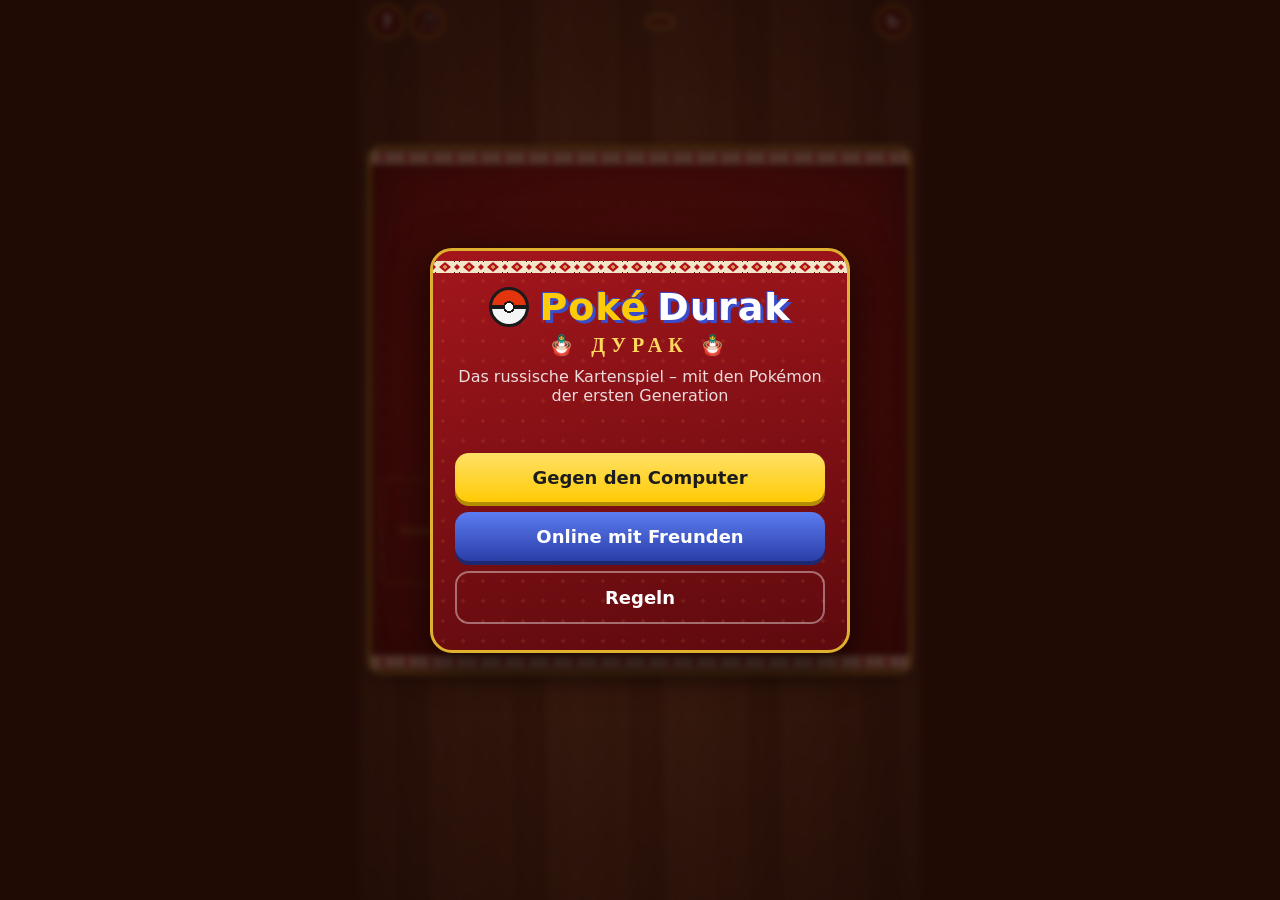
<file: index.html>
<!DOCTYPE html>
<html lang="de">
<head>
  <meta charset="utf-8">
  <meta name="viewport" content="width=device-width, initial-scale=1, maximum-scale=1, user-scalable=no, viewport-fit=cover">
  <meta name="theme-color" content="#3b1d10">
  <meta name="apple-mobile-web-app-capable" content="yes">
  <meta name="mobile-web-app-capable" content="yes">
  <meta name="apple-mobile-web-app-status-bar-style" content="black-translucent">
  <title>PokéDurak</title>
  <link rel="manifest" href="manifest.webmanifest">
  <link rel="icon" href="icon.svg" type="image/svg+xml">
  <link rel="icon" href="icons/icon-192.png" type="image/png" sizes="192x192">
  <link rel="apple-touch-icon" href="icons/apple-touch-icon.png">
  <meta name="apple-mobile-web-app-title" content="PokéDurak">
  <link rel="stylesheet" href="style.css">
</head>
<body>
  <div id="app">
    <header>
      <div class="hbtns">
        <button id="btn-rules" class="round" aria-label="Regeln">?</button>
        <button id="btn-music" class="round" aria-label="Musik an/aus">🎵</button>
      </div>
      <div id="trump-info"></div>
      <button id="btn-new" class="round" aria-label="Neues Spiel">↻</button>
    </header>

    <section id="opp">
      <div id="opp-hand"></div>
      <div id="opp-label"><span id="opp-name">Rivale</span> <span id="opp-count">0</span></div>
    </section>

    <section id="field">
      <div id="side">
        <div id="deck"></div>
        <div id="discard"></div>
      </div>
      <div id="table"></div>
      <div id="toast"></div>
      <button id="btn-catch" class="hidden" aria-label="Schummler erwischen">🕵️ Erwischt!</button>
    </section>

    <section id="controls">
      <div id="status"></div>
      <button id="action" class="hidden"></button>
    </section>

    <section id="hand"></section>
  </div>

  <!-- Ebene für fliegende Karten -->
  <div id="fx"></div>

  <div id="screen-start" class="screen">
    <div class="panel">
      <div class="logo"><span class="logo-ball"></span>Poké<b>Durak</b></div>
      <div class="cyr">🪆 ДУРАК 🪆</div>
      <p class="sub">Das russische Kartenspiel – mit den Pokémon der ersten Generation</p>
      <div id="stats"></div>
      <button class="big" id="btn-start">Gegen den Computer</button>
      <button class="big blue" id="btn-online">Online mit Freunden</button>
      <button class="big ghost" id="btn-start-rules">Regeln</button>
      <button class="big green hidden" id="btn-install">📲 App installieren</button>
      <p class="hint hidden" id="ios-install">📲 Als App installieren: unten auf <b>Teilen</b> tippen, dann <b>„Zum Home-Bildschirm“</b>.</p>
    </div>
  </div>

  <div id="screen-setup" class="screen hidden">
    <div class="panel">
      <h2>Gegen den Computer</h2>
      <p class="label">Wie viele Gegner?</p>
      <div id="opp-count-select" class="seg">
        <button data-n="1">1</button><button data-n="2">2</button><button data-n="3">3</button><button data-n="4">4</button><button data-n="5">5</button>
      </div>
      <label class="toggle"><input type="checkbox" id="opt-transfer"><span>➡️ <b>Schieben</b> erlaubt<small>Verteidiger gibt den Angriff mit einer Karte gleichen Werts weiter</small></span></label>
      <label class="toggle"><input type="checkbox" id="opt-cheat"><span>🤫 <b>Schummeln</b> erlaubt<small>Falsche Karten legen – wer erwischt wird, bekommt eine Strafkarte</small></span></label>
      <button class="big" id="btn-setup-start">Los geht's!</button>
      <button class="big ghost" id="btn-setup-back">Zurück</button>
    </div>
  </div>

  <div id="screen-online" class="screen hidden">
    <div class="panel">
      <h2>Online spielen</h2>
      <label class="field">Dein Name
        <input id="player-name" maxlength="12" placeholder="z. B. Ash" autocomplete="nickname">
      </label>
      <div id="online-menu">
        <button class="big" id="btn-host">Neues Spiel erstellen</button>
        <div class="or">oder mit Code beitreten</div>
        <div class="join-row">
          <input id="join-code" maxlength="5" placeholder="CODE" autocapitalize="characters" autocomplete="off" spellcheck="false">
          <button class="big" id="btn-join">Gruppe suchen</button>
        </div>
      </div>
      <div id="join-found" class="hidden">
        <p class="found-title" id="found-title"></p>
        <p id="found-host"></p>
        <ul id="found-players"></ul>
        <p class="hint" id="found-rules"></p>
        <button class="big green" id="btn-confirm-join">Gruppe beitreten</button>
        <button class="big ghost" id="btn-cancel-join">Abbrechen</button>
      </div>
      <div id="online-wait" class="hidden">
        <div class="host-only">
          <p>Dein Spielcode:</p>
          <div id="room-code" class="code">…</div>
          <button class="big blue" id="btn-share">Einladung teilen</button>
        </div>
        <p class="hint" id="online-status">Warte auf Mitspieler…</p>
        <p class="label" id="lobby-count"></p>
        <ul id="lobby-list"></ul>
        <p class="hint" id="guest-rules"></p>
        <div class="host-only">
          <div class="ai-row">
            <button class="big ghost" id="btn-add-ai">+ Computer</button>
            <button class="big ghost" id="btn-remove-ai">– Computer</button>
          </div>
          <label class="toggle"><input type="checkbox" id="host-transfer"><span>➡️ <b>Schieben</b> erlaubt</span></label>
          <label class="toggle"><input type="checkbox" id="host-cheat"><span>🤫 <b>Schummeln</b> erlaubt</span></label>
          <button class="big" id="btn-host-start" disabled>Spiel starten</button>
        </div>
      </div>
      <p class="hint" id="online-msg"></p>
      <button class="big ghost" id="btn-online-back">Zurück</button>
    </div>
  </div>

  <div id="screen-over" class="screen hidden">
    <div class="panel">
      <div id="over-emoji"></div>
      <h2 id="over-title"></h2>
      <p id="over-text"></p>
      <ol id="over-ranking"></ol>
      <button class="big" id="btn-again">Nochmal spielen</button>
      <button class="big ghost hidden" id="btn-menu">Zum Menü</button>
    </div>
  </div>

  <div id="screen-rules" class="screen hidden">
    <div class="panel rules">
      <h2>Durak – Regeln</h2>
      <p><b>Ziel:</b> Werde alle Karten los. Wer am Ende noch Karten hat, ist der <b>Durak</b> (der Dumme).</p>
      <p><b>Karten:</b> 36 Pokémon-Karten in 4 Typen (Farben):
        🔥 Feuer, 💧 Wasser, 🍃 Pflanze, ⚡ Elektro. Jede Farbe hat 9 Stärken: 6, 7, 8, 9, 10, B, D, K, A
        (vom schwächsten Pokémon bis zur Endentwicklung).</p>
      <p><b>Trumpf:</b> Die unterste Karte des Stapels liegt offen und bestimmt den Trumpf-Typ. Trumpf-Karten haben einen goldenen Rahmen.</p>
      <p><b>Ablauf:</b> Jeder bekommt 6 Karten. Wer den niedrigsten Trumpf hat, greift zuerst an.</p>
      <ul>
        <li>Der Angreifer legt eine Karte.</li>
        <li>Der Verteidiger schlägt sie mit einer <b>höheren Karte desselben Typs</b> oder mit einem <b>Trumpf</b> (ein Trumpf nur mit höherem Trumpf).</li>
        <li>Der Angreifer darf weitere Karten nachlegen, deren <b>Wert schon auf dem Tisch liegt</b> – höchstens 6 pro Runde (erste Runde 5) und nie mehr, als der Verteidiger Karten hat.</li>
        <li>Alles geschlagen und der Angreifer sagt <b>Dawai</b>: die Karten kommen auf den Ablagestapel, der Verteidiger greift als Nächstes an.</li>
        <li>Kann oder will der Verteidiger nicht schlagen, sagt er <b>Bljat</b> und nimmt alle Karten auf. Der Angreifer darf vorher noch passende Karten dazugeben. Dann greift der Angreifer erneut an.</li>
        <li>Nach jeder Runde ziehen alle wieder auf 6 Karten auf (zuerst der Angreifer).</li>
      </ul>
      <p><b>Mehrere Spieler (bis 6):</b> Angegriffen wird immer der linke Nachbar. Nachlegen dürfen alle außer dem Verteidiger – zuerst der Angreifer, dann die anderen der Reihe nach. Wer bei leerem Stapel keine Karten mehr hat, ist raus. Der Letzte ist der Durak.</p>
      <p><b>➡️ Schieben (wenn eingeschaltet):</b> Solange noch nichts geschlagen ist, darf der Verteidiger eine Karte <b>gleichen Werts</b> dazulegen und den Angriff an den nächsten Spieler weitergeben – wenn der genug Karten hat.</p>
      <p><b>🤫 Schummeln (wenn eingeschaltet):</b> Du darfst auch falsche Karten legen (nicht passender Wert, zu niedrige Karte). Alle anderen können mit <b>🕵️ Erwischt!</b> petzen: Wurde geschummelt, geht die Karte zurück und der Schummler bekommt eine Strafkarte. War alles korrekt, bekommt der Petzer die Strafkarte. Die Computer-Gegner schummeln und petzen auch!</p>
      <p><b>Online:</b> Über „Online mit Freunden“ erstellst du ein Spiel, schickst den Code oder Link an deine Freunde und kannst Computer-Spieler dazunehmen.</p>
      <p><b>Bedienung:</b> Tippe eine Karte in deiner Hand an (sie hebt sich), dann tippe auf dem Tisch an, wohin sie soll: beim Angreifen auf „hier legen“, beim Verteidigen auf die Karte, die du schlagen willst, zum Schieben auf „➡️ schieben“. Du kannst die Karte auch einfach mit dem Finger dorthin ziehen. Mit dem Knopf rechts sagst du <i>Dawai</i>, <i>Bljat</i> oder <i>Fertig</i>.</p>
      <button class="big" id="btn-rules-close">Verstanden</button>
    </div>
  </div>

  <script src="music.js"></script>
  <script src="game.js"></script>
</body>
</html>
</file>
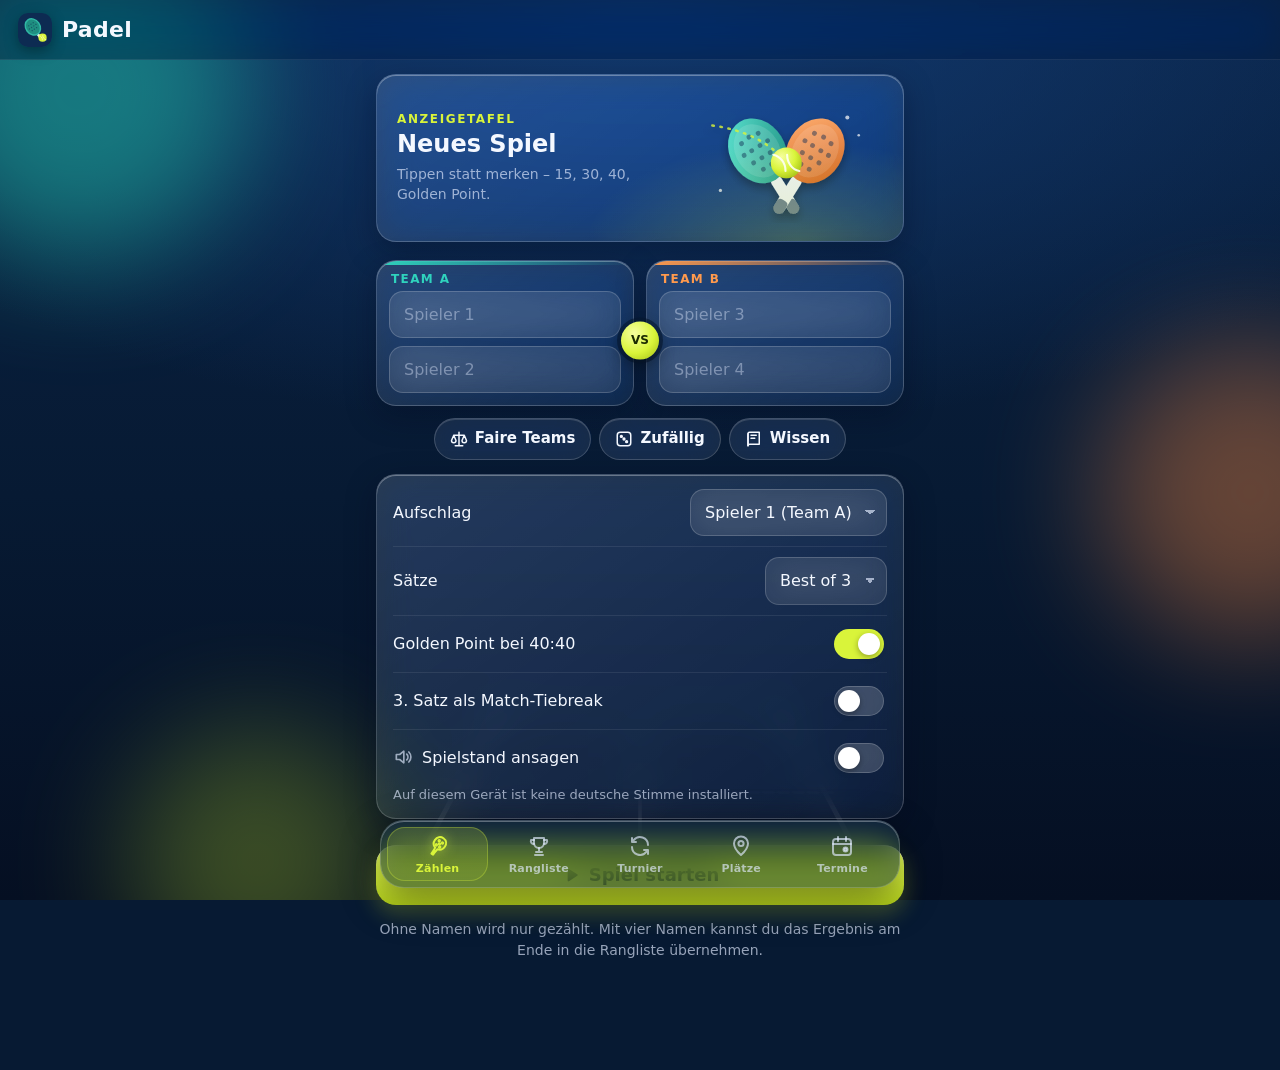
<file: padel/index.html>
<!DOCTYPE html>
<html lang="de">
<head>
  <meta charset="utf-8">
  <meta name="viewport" content="width=device-width, initial-scale=1, viewport-fit=cover">
  <meta name="theme-color" content="#071a33">
  <meta name="apple-mobile-web-app-capable" content="yes">
  <meta name="mobile-web-app-capable" content="yes">
  <meta name="apple-mobile-web-app-status-bar-style" content="black-translucent">
  <meta name="apple-mobile-web-app-title" content="Padel">
  <title>Padel</title>
  <link rel="manifest" href="manifest.webmanifest">
  <link rel="icon" href="icon.svg" type="image/svg+xml">
  <link rel="icon" href="icons/icon-192.png" type="image/png" sizes="192x192">
  <link rel="apple-touch-icon" href="icons/apple-touch-icon.png">
  <link rel="stylesheet" href="style.css">
</head>
<body>
  <!-- Symbole -->
  <svg width="0" height="0" style="position:absolute" aria-hidden="true">
    <defs>
      <symbol id="i-racket" viewBox="0 0 24 24" fill="none" stroke="currentColor" stroke-width="2" stroke-linecap="round" stroke-linejoin="round">
        <g transform="rotate(35 12 12)"><path d="M12 2.5c3.6 0 6 2.6 6 6.2 0 3.3-2.2 5.6-4.6 6.3L13 18h-2l-.4-3C8.2 14.3 6 12 6 8.7 6 5.1 8.4 2.5 12 2.5z"/><path d="M11 18h2v4h-2z" fill="currentColor"/><circle cx="10" cy="7" r=".7" fill="currentColor"/><circle cx="14" cy="7" r=".7" fill="currentColor"/><circle cx="12" cy="9.5" r=".7" fill="currentColor"/><circle cx="10" cy="12" r=".7" fill="currentColor"/><circle cx="14" cy="12" r=".7" fill="currentColor"/></g>
      </symbol>
      <symbol id="i-trophy" viewBox="0 0 24 24" fill="none" stroke="currentColor" stroke-width="2" stroke-linecap="round" stroke-linejoin="round">
        <path d="M7 4h10v5a5 5 0 0 1-10 0z"/><path d="M7 6H4a3 3 0 0 0 3 4M17 6h3a3 3 0 0 1-3 4M12 14v4M8 21h8M9 18h6"/>
      </symbol>
      <symbol id="i-rotate" viewBox="0 0 24 24" fill="none" stroke="currentColor" stroke-width="2" stroke-linecap="round" stroke-linejoin="round">
        <path d="M20 11a8 8 0 0 0-14.3-4.9L4 8M4 4v4h4M4 13a8 8 0 0 0 14.3 4.9L20 16M20 20v-4h-4"/>
      </symbol>
      <symbol id="i-calendar" viewBox="0 0 24 24" fill="none" stroke="currentColor" stroke-width="2" stroke-linecap="round" stroke-linejoin="round">
        <rect x="3" y="5" width="18" height="16" rx="3"/><path d="M8 3v4M16 3v4M3 10h18"/><circle cx="15.5" cy="15.5" r="2" fill="currentColor"/>
      </symbol>
      <symbol id="i-plus" viewBox="0 0 24 24" fill="none" stroke="currentColor" stroke-width="2.4" stroke-linecap="round"><path d="M12 5v14M5 12h14"/></symbol>
      <symbol id="i-undo" viewBox="0 0 24 24" fill="none" stroke="currentColor" stroke-width="2" stroke-linecap="round" stroke-linejoin="round"><path d="M9 14L4 9l5-5"/><path d="M4 9h11a5 5 0 0 1 0 10h-3"/></symbol>
      <symbol id="i-close" viewBox="0 0 24 24" fill="none" stroke="currentColor" stroke-width="2.4" stroke-linecap="round"><path d="M6 6l12 12M18 6L6 18"/></symbol>
      <symbol id="i-trash" viewBox="0 0 24 24" fill="none" stroke="currentColor" stroke-width="2" stroke-linecap="round" stroke-linejoin="round"><path d="M4 7h16M10 11v6M14 11v6M6 7l1 12a2 2 0 0 0 2 2h6a2 2 0 0 0 2-2l1-12M9 7V4h6v3"/></symbol>
      <symbol id="i-edit" viewBox="0 0 24 24" fill="none" stroke="currentColor" stroke-width="2" stroke-linecap="round" stroke-linejoin="round"><path d="M4 20h4L19 9l-4-4L4 16z"/><path d="M13.5 6.5l4 4"/></symbol>
      <symbol id="i-share" viewBox="0 0 24 24" fill="none" stroke="currentColor" stroke-width="2" stroke-linecap="round" stroke-linejoin="round"><path d="M12 15V3M7 8l5-5 5 5"/><path d="M5 12v7a2 2 0 0 0 2 2h10a2 2 0 0 0 2-2v-7"/></symbol>
      <symbol id="i-cal-add" viewBox="0 0 24 24" fill="none" stroke="currentColor" stroke-width="2" stroke-linecap="round" stroke-linejoin="round"><rect x="3" y="5" width="18" height="16" rx="3"/><path d="M8 3v4M16 3v4M3 10h18M12 13v5M9.5 15.5h5"/></symbol>
      <symbol id="i-user-plus" viewBox="0 0 24 24" fill="none" stroke="currentColor" stroke-width="2" stroke-linecap="round" stroke-linejoin="round"><circle cx="9" cy="8" r="4"/><path d="M2 21a7 7 0 0 1 14 0M19 8v6M16 11h6"/></symbol>
      <symbol id="i-flag" viewBox="0 0 24 24" fill="none" stroke="currentColor" stroke-width="2" stroke-linecap="round" stroke-linejoin="round"><path d="M5 21V4M5 4h12l-2 4 2 4H5"/></symbol>
      <symbol id="i-next" viewBox="0 0 24 24" fill="none" stroke="currentColor" stroke-width="2.2" stroke-linecap="round" stroke-linejoin="round"><path d="M5 12h14M13 6l6 6-6 6"/></symbol>
      <symbol id="i-download" viewBox="0 0 24 24" fill="none" stroke="currentColor" stroke-width="2" stroke-linecap="round" stroke-linejoin="round"><path d="M12 3v12M7 10l5 5 5-5M5 21h14"/></symbol>
      <symbol id="i-upload" viewBox="0 0 24 24" fill="none" stroke="currentColor" stroke-width="2" stroke-linecap="round" stroke-linejoin="round"><path d="M12 15V3M7 8l5-5 5 5M5 21h14"/></symbol>
      <symbol id="i-play" viewBox="0 0 24 24" fill="currentColor"><path d="M8 5.5v13a1 1 0 0 0 1.5.9l10-6.5a1 1 0 0 0 0-1.7l-10-6.5A1 1 0 0 0 8 5.5z"/></symbol>
      <symbol id="i-link" viewBox="0 0 24 24" fill="none" stroke="currentColor" stroke-width="2" stroke-linecap="round" stroke-linejoin="round"><path d="M10 14a4 4 0 0 0 5.7 0l3-3a4 4 0 0 0-5.7-5.7l-1 1M14 10a4 4 0 0 0-5.7 0l-3 3a4 4 0 0 0 5.7 5.7l1-1"/></symbol>
      <symbol id="i-pin" viewBox="0 0 24 24" fill="none" stroke="currentColor" stroke-width="2" stroke-linecap="round" stroke-linejoin="round"><path d="M12 21s-7-6.2-7-11.5A7 7 0 0 1 19 9.5C19 14.8 12 21 12 21z"/><circle cx="12" cy="9.5" r="2.6"/></symbol>
      <symbol id="i-locate" viewBox="0 0 24 24" fill="none" stroke="currentColor" stroke-width="2" stroke-linecap="round"><circle cx="12" cy="12" r="7"/><circle cx="12" cy="12" r="2.5" fill="currentColor"/><path d="M12 2v3M12 19v3M2 12h3M19 12h3"/></symbol>
      <symbol id="i-route" viewBox="0 0 24 24" fill="none" stroke="currentColor" stroke-width="2" stroke-linecap="round" stroke-linejoin="round"><path d="M3 11l18-8-8 18-2-8z"/></symbol>
      <symbol id="i-globe" viewBox="0 0 24 24" fill="none" stroke="currentColor" stroke-width="2" stroke-linecap="round" stroke-linejoin="round"><circle cx="12" cy="12" r="9"/><path d="M3 12h18M12 3a14 14 0 0 1 0 18M12 3a14 14 0 0 0 0 18"/></symbol>
      <symbol id="i-phone" viewBox="0 0 24 24" fill="none" stroke="currentColor" stroke-width="2" stroke-linecap="round" stroke-linejoin="round"><path d="M5 4h4l2 5-2.5 1.5a11 11 0 0 0 5 5L15 13l5 2v4a2 2 0 0 1-2 2A16 16 0 0 1 3 6a2 2 0 0 1 2-2"/></symbol>
      <symbol id="i-star" viewBox="0 0 24 24" fill="currentColor"><path d="M12 2.8l2.8 5.8 6.3.9-4.6 4.4 1.1 6.3L12 17.2l-5.6 3 1.1-6.3L2.9 9.5l6.3-.9z"/></symbol>
      <symbol id="i-search" viewBox="0 0 24 24" fill="none" stroke="currentColor" stroke-width="2.2" stroke-linecap="round"><circle cx="11" cy="11" r="7"/><path d="M20 20l-4-4"/></symbol>
      <symbol id="i-scale" viewBox="0 0 24 24" fill="none" stroke="currentColor" stroke-width="2" stroke-linecap="round" stroke-linejoin="round"><path d="M12 3v18M7 21h10M5 7h14M5 7l-3 7a3 3 0 0 0 6 0zM19 7l-3 7a3 3 0 0 0 6 0z"/></symbol>
      <symbol id="i-dice" viewBox="0 0 24 24" fill="none" stroke="currentColor" stroke-width="2" stroke-linecap="round" stroke-linejoin="round"><rect x="3" y="3" width="18" height="18" rx="4"/><circle cx="8.5" cy="8.5" r="1.2" fill="currentColor"/><circle cx="15.5" cy="15.5" r="1.2" fill="currentColor"/><circle cx="12" cy="12" r="1.2" fill="currentColor"/></symbol>
      <symbol id="i-sound" viewBox="0 0 24 24" fill="none" stroke="currentColor" stroke-width="2" stroke-linecap="round" stroke-linejoin="round"><path d="M4 9h4l5-4v14l-5-4H4z"/><path d="M16.5 8.5a5 5 0 0 1 0 7M19 6a8.5 8.5 0 0 1 0 12"/></symbol>
      <symbol id="i-clock" viewBox="0 0 24 24" fill="none" stroke="currentColor" stroke-width="2" stroke-linecap="round"><circle cx="12" cy="12" r="9"/><path d="M12 7v5l3 2"/></symbol>
      <symbol id="i-euro" viewBox="0 0 24 24" fill="none" stroke="currentColor" stroke-width="2" stroke-linecap="round"><path d="M18 6.5A7 7 0 1 0 18 17.5M4 10h10M4 14h10"/></symbol>
      <symbol id="i-book" viewBox="0 0 24 24" fill="none" stroke="currentColor" stroke-width="2" stroke-linecap="round" stroke-linejoin="round"><path d="M4 5a2 2 0 0 1 2-2h13v16H6a2 2 0 0 0-2 2z"/><path d="M4 21V5M8 7h7M8 11h5"/></symbol>
      <symbol id="i-flame" viewBox="0 0 24 24" fill="none" stroke="currentColor" stroke-width="2" stroke-linecap="round" stroke-linejoin="round"><path d="M12 22c4 0 7-2.8 7-7 0-3.5-2.5-6-4-8-.5 2.5-2 3.5-3 4 0-3-1.5-6-4-8 .3 3-3 6.2-3 11 0 4.6 3 8 7 8z"/><path d="M12 22c-1.7 0-3-1.3-3-3.2 0-2 1.5-3 2.2-4.3.6 1.2 1.6 1.7 2.3 1.4.4 1 1.5 1.9 1.5 2.9 0 1.9-1.3 3.2-3 3.2z"/></symbol>
      <symbol id="i-bagel" viewBox="0 0 24 24" fill="none" stroke="currentColor" stroke-width="2.2" stroke-linecap="round"><circle cx="12" cy="12" r="8.5"/><circle cx="12" cy="12" r="3"/><path d="M7 7.5l1 1M16 7.5l-1 1M6 14l1.3-.3M18 14l-1.3-.3M12 4.5v1.3"/></symbol>
      <symbol id="i-comeback" viewBox="0 0 24 24" fill="none" stroke="currentColor" stroke-width="2.2" stroke-linecap="round" stroke-linejoin="round"><path d="M3 6l5 7 4-4 9 9"/><path d="M15 18h6v-6"/></symbol>
      <symbol id="i-giant" viewBox="0 0 24 24" fill="none" stroke="currentColor" stroke-width="2" stroke-linecap="round" stroke-linejoin="round"><circle cx="16" cy="5" r="2.5"/><path d="M16 8v8M12 21l4-5 4 5M12 11h8"/><circle cx="6" cy="12" r="2"/><path d="M6 14v4M3.5 21L6 18l2.5 3M3.5 16h5M9 9l3-3"/></symbol>
      <symbol id="i-users" viewBox="0 0 24 24" fill="none" stroke="currentColor" stroke-width="2" stroke-linecap="round" stroke-linejoin="round"><circle cx="9" cy="8" r="3.5"/><path d="M2.5 20a6.5 6.5 0 0 1 13 0"/><circle cx="17" cy="9" r="2.6"/><path d="M16.5 14.2A5 5 0 0 1 22 19"/></symbol>
      <symbol id="i-lock" viewBox="0 0 24 24" fill="none" stroke="currentColor" stroke-width="2" stroke-linecap="round" stroke-linejoin="round"><rect x="5" y="11" width="14" height="10" rx="2"/><path d="M8 11V8a4 4 0 0 1 8 0v3"/></symbol>
      <symbol id="i-medal" viewBox="0 0 24 24" fill="none" stroke="currentColor" stroke-width="2" stroke-linecap="round" stroke-linejoin="round"><path d="M8 2l4 7 4-7"/><circle cx="12" cy="15" r="6"/><path d="M12 12.5l.9 1.8 2 .3-1.4 1.4.3 2-1.8-.9-1.8.9.3-2-1.4-1.4 2-.3z" fill="currentColor"/></symbol>
      <symbol id="i-stats" viewBox="0 0 24 24" fill="none" stroke="currentColor" stroke-width="2" stroke-linecap="round"><path d="M4 20V10M10 20V4M16 20v-7M22 20H2"/></symbol>
      <linearGradient id="grad-t1" x1="0" y1="0" x2="1" y2="1"><stop offset="0" stop-color="#5ee6d3"/><stop offset="1" stop-color="#1f7f8f"/></linearGradient>
      <linearGradient id="grad-t2" x1="0" y1="0" x2="1" y2="1"><stop offset="0" stop-color="#cfe0ff"/><stop offset=".5" stop-color="#7f9cc9"/><stop offset="1" stop-color="#3d5a8a"/></linearGradient>
      <linearGradient id="grad-t3" x1="0" y1="0" x2="1" y2="1"><stop offset="0" stop-color="#fff2a8"/><stop offset=".45" stop-color="#ffcf3f"/><stop offset="1" stop-color="#c47c00"/></linearGradient>
      <linearGradient id="grad-lock" x1="0" y1="0" x2="1" y2="1"><stop offset="0" stop-color="#4a5d7a"/><stop offset="1" stop-color="#26354d"/></linearGradient>
      <marker id="arrow-ball" viewBox="0 0 10 10" refX="7" refY="5" markerWidth="6" markerHeight="6" orient="auto-start-reverse"><path d="M0 0l10 5-10 5z" fill="#d9f43a"/></marker>
    </defs>
  </svg>

  <!-- Hintergrund: Farbflächen und Padel-Platz -->
  <div class="backdrop" aria-hidden="true">
    <span class="blob b1"></span><span class="blob b2"></span><span class="blob b3"></span>
    <img class="bg-court" src="img/court.svg" alt="">
  </div>

  <header id="top">
    <h1><img src="icon.svg" alt="" class="logo">Padel</h1>
    <button id="btn-install" class="chip hidden"><svg class="ico"><use href="#i-download"/></svg>Installieren</button>
  </header>

  <main>
    <!-- 🎾 Zählen -->
    <section id="tab-score" class="tab">
      <div id="score-setup">
        <div class="hero glass">
          <div>
            <p class="eyebrow">Anzeigetafel</p>
            <h2>Neues Spiel</h2>
            <p class="hint">Tippen statt merken – 15, 30, 40, Golden Point.</p>
          </div>
          <img src="img/hero-score.svg" alt="">
        </div>
        <div class="teams">
          <fieldset class="team team-a glass">
            <legend>Team A</legend>
            <input id="n-a1" list="player-list" placeholder="Spieler 1" autocomplete="off">
            <input id="n-a2" list="player-list" placeholder="Spieler 2" autocomplete="off">
          </fieldset>
          <span class="vs">VS</span>
          <fieldset class="team team-b glass">
            <legend>Team B</legend>
            <input id="n-b1" list="player-list" placeholder="Spieler 3" autocomplete="off">
            <input id="n-b2" list="player-list" placeholder="Spieler 4" autocomplete="off">
          </fieldset>
        </div>
        <div class="btnrow team-tools">
          <button id="btn-fair" class="chip"><svg class="ico"><use href="#i-scale"/></svg>Faire Teams</button>
          <button id="btn-random" class="chip"><svg class="ico"><use href="#i-dice"/></svg>Zufällig</button>
          <button id="btn-rules" class="chip"><svg class="ico"><use href="#i-book"/></svg>Wissen</button>
        </div>
        <div id="quick-players" class="chips quick"></div>
        <div class="glass options">
          <label class="row">Aufschlag
            <select id="opt-server">
              <option value="0">Spieler 1 (Team A)</option>
              <option value="2">Spieler 2 (Team A)</option>
              <option value="1">Spieler 3 (Team B)</option>
              <option value="3">Spieler 4 (Team B)</option>
            </select>
          </label>
          <label class="row">Sätze
            <select id="opt-sets">
              <option value="3">Best of 3</option>
              <option value="1">1 Satz</option>
            </select>
          </label>
          <label class="row check">Golden Point bei 40:40<input type="checkbox" class="switch" id="opt-golden" checked></label>
          <label class="row check">3. Satz als Match-Tiebreak<input type="checkbox" class="switch" id="opt-supertb"></label>
          <label class="row check"><span><svg class="ico"><use href="#i-sound"/></svg> Spielstand ansagen</span><input type="checkbox" class="switch" id="opt-speech"></label>
          <div class="row voice-row hidden" id="voice-row">
            <select id="opt-voice" aria-label="Stimme für die Ansage"></select>
            <button type="button" id="btn-voice-test" class="chip icon" aria-label="Hörprobe"><svg class="ico"><use href="#i-play"/></svg></button>
          </div>
          <p id="voice-hint" class="hint voice-hint hidden"></p>
        </div>
        <button id="btn-start" class="primary big"><svg class="ico"><use href="#i-play"/></svg>Spiel starten</button>
        <p class="hint center">Ohne Namen wird nur gezählt. Mit vier Namen kannst du das Ergebnis am Ende in die Rangliste übernehmen.</p>
      </div>

      <div id="score-live" class="hidden">
        <div class="sb-head">
          <div id="sb-status"></div>
          <div id="sb-time"><svg class="ico"><use href="#i-clock"/></svg><span></span></div>
          <div id="sb-sets"></div>
        </div>
        <button class="sb-team team-a" data-team="0">
          <span class="sb-names"></span>
          <span class="sb-points"></span>
          <span class="sb-games"></span>
        </button>
        <button class="sb-team team-b" data-team="1">
          <span class="sb-names"></span>
          <span class="sb-points"></span>
          <span class="sb-games"></span>
        </button>
        <div class="sb-actions">
          <button id="btn-undo" class="chip"><svg class="ico"><use href="#i-undo"/></svg>Rückgängig</button>
          <button id="btn-speech" class="chip icon" aria-label="Ansage an/aus"><svg class="ico"><use href="#i-sound"/></svg></button>
          <button id="btn-end" class="chip"><svg class="ico"><use href="#i-close"/></svg>Beenden</button>
        </div>
      </div>
    </section>

    <!-- 🏆 Rangliste -->
    <section id="tab-rank" class="tab hidden">
      <div class="hero glass">
        <div>
          <p class="eyebrow">Elo-Wertung</p>
          <h2>Rangliste</h2>
          <p class="hint">Wer gegen Stärkere gewinnt, steigt schneller.</p>
        </div>
        <img src="img/hero-rank.svg" alt="">
      </div>
      <div class="seg seg3 glass" id="rank-period">
        <button data-p="all" class="on">Gesamt</button>
        <button data-p="30">30 Tage</button>
        <button data-p="year">Dieses Jahr</button>
      </div>
      <ol id="rank-list" class="cards"></ol>
      <button id="btn-add-result" class="primary"><svg class="ico"><use href="#i-plus"/></svg>Ergebnis eintragen</button>

      <h3 class="section">Letzte Spiele</h3>
      <ul id="match-list" class="cards"></ul>

      <h3 class="section">Spieler</h3>
      <ul id="player-admin" class="cards"></ul>
      <form id="form-player" class="inline">
        <input id="new-player" placeholder="Name" autocomplete="off" required>
        <button class="primary" aria-label="Hinzufügen"><svg class="ico"><use href="#i-plus"/></svg></button>
      </form>

      <h3 class="section">Daten</h3>
      <div class="glass pad">
        <p class="hint">Alles wird nur auf diesem Gerät gespeichert. Mit einer Sicherung kannst du die Daten auf ein anderes Handy übertragen.</p>
        <div class="btnrow">
          <button id="btn-export" class="chip"><svg class="ico"><use href="#i-download"/></svg>Sicherung speichern</button>
          <label class="chip filebtn"><svg class="ico"><use href="#i-upload"/></svg>Sicherung laden<input type="file" id="file-import" accept="application/json,.json"></label>
        </div>
      </div>
    </section>

    <!-- 🔄 Turnier -->
    <section id="tab-tour" class="tab hidden">
      <div id="tour-setup">
        <div class="hero glass">
          <div>
            <p class="eyebrow">Turnier</p>
            <h2>Americano &amp; Mexicano</h2>
            <p class="hint">Wechselnde Partner, automatische Paarungen.</p>
          </div>
          <img src="img/hero-tour.svg" alt="">
        </div>
        <div class="seg glass" id="tour-mode">
          <button data-mode="americano" class="on">Americano</button>
          <button data-mode="mexicano">Mexicano</button>
        </div>
        <p class="hint" id="tour-mode-hint"></p>
        <div class="glass pad">
          <form id="form-tour-player" class="inline">
            <input id="tour-new" list="player-list" placeholder="Spieler hinzufügen" autocomplete="off">
            <button class="primary" aria-label="Hinzufügen"><svg class="ico"><use href="#i-plus"/></svg></button>
          </form>
          <div id="tour-chips" class="chips"></div>
        </div>
        <div class="glass options">
          <label class="row">Punkte pro Spiel
            <select id="tour-pts">
              <option>16</option><option>21</option><option selected>24</option><option>32</option>
            </select>
          </label>
          <label class="row">Plätze
            <input type="number" id="tour-courts" min="1" max="8" value="1">
          </label>
          <label class="row check">Spiele in die Rangliste übernehmen<input type="checkbox" class="switch" id="tour-rank" checked></label>
        </div>
        <button id="btn-tour-start" class="primary big">Turnier starten</button>
      </div>

      <div id="tour-live" class="hidden">
        <div class="hero glass slim">
          <div>
            <p class="eyebrow">Läuft</p>
            <h2 id="tour-title"></h2>
          </div>
          <img src="img/hero-tour.svg" alt="">
        </div>
        <div id="tour-rounds"></div>
        <div class="btnrow">
          <button id="btn-tour-next" class="primary"><svg class="ico"><use href="#i-next"/></svg>Nächste Runde</button>
          <button id="btn-tour-finish" class="chip"><svg class="ico"><use href="#i-flag"/></svg>Turnier beenden</button>
        </div>
        <h3 class="section">Tabelle</h3>
        <div class="glass table-wrap"><table id="tour-table"></table></div>
      </div>
    </section>

    <!-- 📍 Plätze -->
    <section id="tab-courts" class="tab hidden">
      <div class="hero glass">
        <div>
          <p class="eyebrow">Court-Suche</p>
          <h2>Plätze in der Nähe</h2>
          <p class="hint">Padel-Anlagen finden, Route starten, Termin anlegen.</p>
        </div>
        <img src="img/hero-courts.svg" alt="">
      </div>
      <div class="glass pad search-box">
        <button id="btn-locate" class="primary wide"><svg class="ico"><use href="#i-locate"/></svg>Meinen Standort verwenden</button>
        <div class="or"><span>oder</span></div>
        <form id="form-place" class="inline">
          <input id="place-input" placeholder="Ort, PLZ oder Adresse" autocomplete="off" enterkeyhint="search">
          <button class="primary" aria-label="Suchen"><svg class="ico"><use href="#i-search"/></svg></button>
        </form>
      </div>
      <div class="glass options">
        <label class="row">Umkreis
          <select id="court-radius">
            <option value="5">5 km</option><option value="10" selected>10 km</option><option value="25">25 km</option><option value="50">50 km</option>
          </select>
        </label>
        <label class="row">Sortieren
          <select id="court-sort">
            <option value="distance">Entfernung</option>
            <option value="rating" data-google>Bewertung</option>
            <option value="courts" data-osm>Anzahl Courts</option>
          </select>
        </label>
        <label class="row check" id="row-open">Nur jetzt geöffnet<input type="checkbox" class="switch" id="court-open"></label>
      </div>
      <p id="courts-status" class="hint center"></p>
      <div id="courts-map" class="map glass hidden"></div>
      <ul id="courts-list" class="cards"></ul>
      <p id="courts-source" class="hint attribution"></p>
      <a id="btn-gmaps" class="chip hidden" target="_blank" rel="noopener"><svg class="ico"><use href="#i-pin"/></svg>Weitere in Google Maps</a>
    </section>

    <!-- 📅 Termine -->
    <section id="tab-events" class="tab hidden">
      <div class="hero glass">
        <div>
          <p class="eyebrow">Spielrunde</p>
          <h2>Termine</h2>
          <p class="hint">Einladen per WhatsApp, Zusagen sammeln.</p>
        </div>
        <img src="img/hero-events.svg" alt="">
      </div>
      <ul id="event-list" class="cards"></ul>
      <button id="btn-new-event" class="primary"><svg class="ico"><use href="#i-plus"/></svg>Neuer Termin</button>
      <details class="paste glass">
        <summary><svg class="ico"><use href="#i-link"/></svg>Link aus WhatsApp einfügen</summary>
        <p class="hint">Falls sich ein Einladungs- oder Antwort-Link nicht direkt in der App öffnet, hier einfügen.</p>
        <form id="form-paste" class="inline">
          <input id="paste-link" placeholder="https://…#r=…" autocomplete="off">
          <button class="primary">Übernehmen</button>
        </form>
      </details>
    </section>
  </main>

  <nav id="tabs">
    <button data-tab="score" class="on"><svg class="ico"><use href="#i-racket"/></svg>Zählen</button>
    <button data-tab="rank"><svg class="ico"><use href="#i-trophy"/></svg>Rangliste</button>
    <button data-tab="tour"><svg class="ico"><use href="#i-rotate"/></svg>Turnier</button>
    <button data-tab="courts"><svg class="ico"><use href="#i-pin"/></svg>Plätze</button>
    <button data-tab="events"><svg class="ico"><use href="#i-calendar"/></svg>Termine</button>
  </nav>

  <datalist id="player-list"></datalist>

  <dialog id="dlg">
    <form method="dialog" id="dlg-form">
      <div id="dlg-body"></div>
      <div class="btnrow" id="dlg-buttons"></div>
    </form>
  </dialog>

  <div id="toast"></div>

  <script src="config.js"></script>
  <script src="logic.js"></script>
  <script src="courts.js"></script>
  <script src="graphics.js"></script>
  <script src="app.js"></script>
</body>
</html>
</file>
<file: style.css>
* { box-sizing: border-box; }

html, body {
  margin: 0;
  height: 100%;
  background: #0b1f15;
  color: #fff;
  font-family: system-ui, -apple-system, "Segoe UI", Roboto, sans-serif;
  overscroll-behavior: none;
  -webkit-user-select: none;
  user-select: none;
  -webkit-tap-highlight-color: transparent;
  touch-action: manipulation;
  overflow: hidden;
}

button { font: inherit; cursor: pointer; }
.hidden { display: none !important; }

/* ---------- Spielfeld ---------- */

#app {
  --hcw: 80px;  /* Kartenbreite Hand   */
  --tcw: 58px;  /* Kartenbreite Tisch  */
  --ocw: 44px;  /* Kartenbreite Gegner */
  position: relative;
  height: 100vh;
  height: 100dvh;
  max-width: 560px;
  margin: 0 auto;
  display: flex;
  flex-direction: column;
  overflow: hidden;
  padding-top: env(safe-area-inset-top);
  padding-bottom: env(safe-area-inset-bottom);
  background:
    radial-gradient(circle at 50% 48%, transparent 0 17%, rgba(255,255,255,.035) 17% 18.2%, transparent 18.2%),
    linear-gradient(transparent 0 calc(48% - 3px), rgba(255,255,255,.035) calc(48% - 3px) calc(48% + 3px), transparent calc(48% + 3px)),
    radial-gradient(ellipse at 50% 45%, #2f7552 0%, #1d4d36 55%, #11301f 100%);
}

header {
  flex: none;
  height: 44px;
  display: flex;
  align-items: center;
  justify-content: space-between;
  padding: 0 10px;
}

.round {
  width: 34px; height: 34px;
  border-radius: 50%;
  border: 2px solid rgba(255,255,255,.35);
  background: rgba(0,0,0,.25);
  color: #fff;
  font-weight: 800;
  font-size: 17px;
  line-height: 1;
}

#trump-info {
  display: flex; align-items: center; gap: 6px;
  padding: 4px 12px;
  border-radius: 999px;
  background: rgba(0,0,0,.3);
  font-size: 14px;
  font-weight: 700;
}
#trump-info .ti { font-size: 18px; }

#opp {
  flex: none;
  position: relative;
  height: calc(var(--ocw) * 1.4 + 26px);
}
#opp-hand {
  position: absolute;
  inset: 0 0 20px 0;
}
#opp-label {
  position: absolute;
  bottom: 0; left: 0; right: 0;
  text-align: center;
  font-size: 12px;
  font-weight: 700;
  opacity: .85;
}
#opp-count {
  display: inline-block;
  min-width: 20px;
  padding: 0 6px;
  border-radius: 999px;
  background: rgba(0,0,0,.35);
}
#opp.active #opp-label { color: #ffe066; }

#field {
  flex: 1;
  min-height: 0;
  position: relative;
  display: flex;
  gap: 8px;
  padding: 6px 10px;
}

#side {
  flex: none;
  width: calc(var(--tcw) * 1.6);
  display: flex;
  flex-direction: column;
  justify-content: space-around;
  align-items: flex-start;
}

#deck {
  position: relative;
  width: calc(var(--tcw) * 1.6);
  height: calc(var(--tcw) * 1.4);
}
#deck .card { position: absolute; }
#deck .deck-stack {
  left: 0; top: 0;
  z-index: 2;
  filter: drop-shadow(2px 2px 0 #0c2a70) drop-shadow(2px 2px 0 #0c2a70);
}
.count {
  position: absolute;
  z-index: 5;
  min-width: 24px;
  padding: 2px 6px;
  border-radius: 999px;
  background: #111c;
  border: 1px solid #fff5;
  font-size: 12px;
  font-weight: 800;
  text-align: center;
}
#deck .count { left: calc(var(--tcw) * .5 - 12px); bottom: -10px; }
.deck-empty {
  position: absolute; inset: 0 auto 0 0;
  width: var(--tcw);
  display: grid; place-items: center;
  border: 2px dashed rgba(255,255,255,.2);
  border-radius: 8px;
  font-size: calc(var(--tcw) * .45);
  opacity: .6;
}

#discard {
  position: relative;
  width: var(--tcw);
  height: calc(var(--tcw) * 1.4);
  border: 2px dashed rgba(255,255,255,.18);
  border-radius: 8px;
}
#discard .card { position: absolute; left: -2px; top: -2px; }
#discard .count { right: -14px; bottom: -10px; }
#discard::before {
  content: 'Dawai';
  position: absolute; inset: 0;
  display: grid; place-items: center;
  font-size: 11px; opacity: .35; font-weight: 700;
}

#table {
  flex: 1;
  min-width: 0;
  display: flex;
  flex-wrap: wrap;
  align-content: center;
  justify-content: center;
  gap: 8px 4px;
}
.pair {
  position: relative;
  width: calc(var(--tcw) * 1.25);
  height: calc(var(--tcw) * 1.65);
}
.pair .card { position: absolute; left: 0; top: 0; }
.pair .card.def { left: calc(var(--tcw) * .24); top: calc(var(--tcw) * .26); }

#toast {
  position: absolute;
  left: 50%; top: 50%;
  transform: translate(-50%, -50%) scale(.6);
  padding: 10px 20px;
  border-radius: 14px;
  background: rgba(10, 20, 40, .88);
  border: 2px solid #ffcb05;
  color: #ffcb05;
  font-size: 22px;
  font-weight: 900;
  letter-spacing: .5px;
  text-shadow: 0 2px 0 #3b4cca;
  white-space: nowrap;
  pointer-events: none;
  opacity: 0;
  z-index: 50;
  transition: opacity .2s, transform .25s cubic-bezier(.3,1.6,.5,1);
}
#toast.show { opacity: 1; transform: translate(-50%, -50%) scale(1); }

#controls {
  flex: none;
  min-height: 54px;
  display: flex;
  align-items: center;
  gap: 10px;
  padding: 4px 12px;
}
#status {
  flex: 1;
  font-size: 14px;
  line-height: 1.25;
  font-weight: 600;
  text-shadow: 0 1px 2px #0008;
}
#action {
  flex: none;
  min-width: 110px;
  padding: 12px 18px;
  border: none;
  border-radius: 14px;
  color: #1c1c1c;
  font-weight: 900;
  font-size: 17px;
  background: linear-gradient(#ffe066, #ffcb05);
  box-shadow: 0 4px 0 #b38f00, 0 6px 12px #0006;
}
#action:active { transform: translateY(3px); box-shadow: 0 1px 0 #b38f00; }
#action.take { background: linear-gradient(#ff8a73, #e3350d); color: #fff; box-shadow: 0 4px 0 #8f210a, 0 6px 12px #0006; }

#hand {
  flex: none;
  position: relative;
  height: calc(var(--hcw) * 1.4 + 30px);
  margin-bottom: 6px;
}
#hand .card, #opp-hand .card { position: absolute; }
#hand .card { transition: translate .15s; }
#hand .card.playable { translate: 0 -10px; }
#hand .card.playable .front { box-shadow: 0 0 0 2px #fff, 0 0 14px 3px rgba(255,255,160,.85); }

/* ---------- Karten (Holo-Stil) ---------- */

.card {
  --cw: 70px;
  width: var(--cw);
  height: calc(var(--cw) * 1.4);
  flex: none;
  perspective: 800px;
  transform: rotate(calc(var(--rot, 0) * 1deg));
}
.card .inner {
  position: absolute; inset: 0;
  transform-style: preserve-3d;
  border-radius: calc(var(--cw) * .06);
}
.card.down .inner { transform: rotateY(180deg); }
.flying .inner { transition: transform .4s ease-in-out; }

.front, .back {
  position: absolute; inset: 0;
  border-radius: inherit;
  overflow: hidden;
  -webkit-backface-visibility: hidden;
  backface-visibility: hidden;
  box-shadow: 0 2px 5px rgba(0,0,0,.45);
}

/* Glitzernder Regenbogen-Rahmen */
.front {
  --sparkle:
    radial-gradient(circle at 18% 22%, #fff 0 1.2%, transparent 2.2%),
    radial-gradient(circle at 72% 12%, #fff 0 1%, transparent 2%),
    radial-gradient(circle at 88% 58%, #fff 0 1.3%, transparent 2.4%),
    radial-gradient(circle at 8% 70%, #fff 0 1%, transparent 2%),
    radial-gradient(circle at 42% 92%, #fff 0 1.2%, transparent 2.2%),
    radial-gradient(circle at 60% 40%, #fff9 0 .8%, transparent 1.6%),
    radial-gradient(circle at 30% 55%, #fff9 0 .8%, transparent 1.6%);
  background:
    var(--sparkle),
    linear-gradient(125deg, #ffd6f5, #c9f1ff 20%, #fff8c4 38%, #d8ffd9 55%, #e2d4ff 72%, #ffe3c7 88%, #c9f1ff);
}
.front::after {
  content: '';
  position: absolute; inset: 0;
  background: linear-gradient(110deg, transparent 30%, rgba(255,255,255,.55) 45%, rgba(255,255,255,0) 60%);
  background-size: 250% 100%;
  animation: holo 5s linear infinite;
  mix-blend-mode: soft-light;
  pointer-events: none;
}
@keyframes holo { from { background-position: 150% 0; } to { background-position: -100% 0; } }

.card.trump .front {
  background:
    var(--sparkle),
    linear-gradient(125deg, #fff6b0, #e6b800 25%, #fff3a0 45%, #d4a200 65%, #fff2a8 85%, #e6b800);
  box-shadow: 0 0 0 1px #fff8, 0 0 9px 2px rgba(255,215,0,.8), 0 2px 5px rgba(0,0,0,.45);
}
.card.dim .front::before {
  content: '';
  position: absolute; inset: 0;
  z-index: 3;
  background: rgba(0,0,0,.42);
}
.card.target .front { animation: pulse 1s ease-in-out infinite; }
@keyframes pulse {
  50% { box-shadow: 0 0 0 3px #ff5b5b, 0 0 16px 5px rgba(255,80,80,.8); }
}
.card.shake { animation: shake .3s; }
@keyframes shake {
  25% { translate: -5px 0; } 75% { translate: 5px 0; }
}

.s-fire      { --t1: #ffd9b0; --t2: #f79a52; --t3: #e2562a; --art: #ffe9d2; }
.s-water     { --t1: #d4f1ff; --t2: #79c6f0; --t3: #2f8fd4; --art: #e3f6ff; }
.s-grass     { --t1: #e4f7c8; --t2: #9fd66f; --t3: #4f9f3c; --art: #eefbe0; }
.s-lightning { --t1: #fffbd0; --t2: #ffe45e; --t3: #e8b416; --art: #fffbe0; }

/* Typfarbene Karte mit Glitzer */
.face {
  position: absolute;
  inset: 4%;
  border-radius: calc(var(--cw) * .035);
  overflow: hidden;
  color: #222;
  background:
    radial-gradient(circle, #fffc 0 calc(var(--cw) * .004), transparent calc(var(--cw) * .009)) 0 0 / calc(var(--cw) * .13) calc(var(--cw) * .17),
    radial-gradient(circle, #fff8 0 calc(var(--cw) * .003), transparent calc(var(--cw) * .007)) calc(var(--cw) * .05) calc(var(--cw) * .08) / calc(var(--cw) * .19) calc(var(--cw) * .11),
    radial-gradient(circle, #fff6 0 calc(var(--cw) * .003), transparent calc(var(--cw) * .006)) calc(var(--cw) * .09) calc(var(--cw) * .02) / calc(var(--cw) * .23) calc(var(--cw) * .29),
    radial-gradient(ellipse at 30% 20%, rgba(255,255,255,.55), transparent 55%),
    linear-gradient(180deg, var(--t1) 0 9%, var(--t2) 30%, var(--t2) 60%, var(--t3) 100%);
}
.top {
  position: absolute;
  left: 3%; right: 3%; top: 0;
  height: 9.5%;
  display: flex;
  align-items: center;
  gap: 2%;
  white-space: nowrap;
}
.stage {
  flex: none;
  padding: 0 2.5%;
  border-radius: 99px;
  background: linear-gradient(#fff, #cfd6de);
  font-size: calc(var(--cw) * .036);
  font-weight: 800;
  color: #555;
  line-height: 1.5;
}
.name {
  flex: 1;
  min-width: 0;
  overflow: hidden;
  text-overflow: clip;
  font-weight: 900;
  font-size: calc(var(--cw) * .072);
  letter-spacing: -.3px;
}
.hp {
  flex: none;
  font-weight: 900;
  font-size: calc(var(--cw) * .075);
}
.hp small { font-size: .55em; margin-right: 1px; }

.en {
  display: inline-grid;
  place-items: center;
  width: calc(var(--cw) * .085);
  height: calc(var(--cw) * .085);
  border-radius: 50%;
  font-style: normal;
  font-size: calc(var(--cw) * .05);
  line-height: 1;
  vertical-align: middle;
  box-shadow: 0 0 0 1px #fff, 0 1px 1px rgba(0,0,0,.35);
  flex: none;
}
.en-fire      { background: #e8522b; }
.en-water     { background: #3a9be0; }
.en-grass     { background: #4caf3e; }
.en-lightning { background: #f6c718; }
.en-fighting  { background: #b8672e; }
.en-colorless { background: #eee; color: #777; }

/* Bildfenster mit Holo-Hintergrund */
.art {
  position: absolute;
  left: 5%; right: 5%;
  top: 10%; height: 48%;
  border: calc(var(--cw) * .018) solid #cfd6de;
  box-shadow: 0 0 0 1px #9aa4ae, inset 0 0 6px rgba(0,0,0,.2);
  background:
    radial-gradient(circle at 15% 25%, #fff 0 1.5%, transparent 3%),
    radial-gradient(circle at 80% 20%, #fff 0 2%, transparent 3.5%),
    radial-gradient(circle at 70% 75%, #fff 0 1.5%, transparent 3%),
    radial-gradient(circle at 25% 80%, #fff 0 1.2%, transparent 2.5%),
    radial-gradient(circle, #fffa 0 calc(var(--cw) * .004), transparent calc(var(--cw) * .009)) 0 0 / calc(var(--cw) * .11) calc(var(--cw) * .13),
    radial-gradient(circle, #fff7 0 calc(var(--cw) * .003), transparent calc(var(--cw) * .007)) calc(var(--cw) * .04) calc(var(--cw) * .06) / calc(var(--cw) * .17) calc(var(--cw) * .19),
    radial-gradient(circle at 50% 50%, #fff 0, var(--art) 40%, var(--t2) 110%),
    linear-gradient(135deg, #ffd6f5, #c9f1ff, #fff8c4, #d8ffd9);
  background-blend-mode: normal, normal, normal, normal, normal, normal, multiply, normal;
  overflow: hidden;
}
.art img {
  position: absolute; inset: 2%;
  width: 96%; height: 96%;
  object-fit: contain;
  filter: drop-shadow(0 2px 2px rgba(0,0,0,.35));
  -webkit-user-drag: none;
  pointer-events: none;
}
.art.noimg img { display: none; }
.art.noimg::after {
  content: attr(data-icon);
  position: absolute; inset: 0;
  display: grid; place-items: center;
  font-size: calc(var(--cw) * .3);
}

/* Durak-Wert als Plakette oben links im Bild */
.rank {
  position: absolute;
  left: 2%; top: 8.5%;
  min-width: calc(var(--cw) * .17);
  height: calc(var(--cw) * .17);
  padding: 0 3%;
  display: grid; place-items: center;
  border-radius: calc(var(--cw) * .06);
  background: linear-gradient(#3a3f4a, #1c1f26);
  border: calc(var(--cw) * .014) solid #fff;
  box-shadow: 0 1px 3px rgba(0,0,0,.5);
  color: #fff;
  font-weight: 900;
  font-size: calc(var(--cw) * .115);
  line-height: 1;
  z-index: 2;
}
.card.trump .rank { background: linear-gradient(#ffe66b, #d49b00); color: #3b2a00; }

.dex {
  position: absolute;
  left: 5%; right: 5%; top: 59.5%;
  height: 4.5%;
  display: grid; place-items: center;
  border-radius: 99px;
  background: linear-gradient(90deg, #d7dde3, #fff, #d7dde3);
  font-size: calc(var(--cw) * .04);
  font-weight: 700;
  font-style: italic;
  color: #555;
  white-space: nowrap;
  overflow: hidden;
}
.attack {
  position: absolute;
  left: 4%; right: 5%; top: 67%;
  height: 12%;
  display: flex;
  align-items: center;
  gap: 2%;
  white-space: nowrap;
}
.cost { display: flex; gap: 1px; flex: none; }
.atk-name {
  flex: 1;
  min-width: 0;
  overflow: hidden;
  text-align: center;
  font-weight: 900;
  font-size: calc(var(--cw) * .07);
}
.dmg { flex: none; font-weight: 900; font-size: calc(var(--cw) * .1); }

.foot {
  position: absolute;
  left: 4%; right: 4%; bottom: 3%;
  height: 8%;
  display: flex;
  align-items: center;
  justify-content: space-between;
  border-top: 1px solid rgba(255,255,255,.6);
  font-size: calc(var(--cw) * .04);
  font-weight: 700;
  white-space: nowrap;
}
.foot .en { width: calc(var(--cw) * .055); height: calc(var(--cw) * .055); font-size: calc(var(--cw) * .032); }
.trump-tag { color: #7a5200; }

.back {
  transform: rotateY(180deg);
  display: grid;
  place-items: center;
  background:
    repeating-linear-gradient(45deg, #2a5cc4 0 5px, #214ea9 5px 10px);
  border: calc(var(--cw) * .05) solid #163b8a;
}
.ball {
  position: relative;
  width: 60%;
  aspect-ratio: 1;
  border-radius: 50%;
  background: linear-gradient(#e3350d 0 45%, #1a1a1a 45% 55%, #f5f5f5 55%);
  border: calc(var(--cw) * .025) solid #1a1a1a;
  box-shadow: 0 2px 4px rgba(0,0,0,.4);
}
.ball::after {
  content: '';
  position: absolute;
  width: 34%; height: 34%;
  left: 33%; top: 33%;
  border-radius: 50%;
  background: #fff;
  border: calc(var(--cw) * .025) solid #1a1a1a;
}

/* Fliegende Karten */
#fx {
  position: fixed; inset: 0;
  pointer-events: none;
  z-index: 100;
}
#fx .card { position: fixed; margin: 0; will-change: transform; }

/* ---------- Bildschirme ---------- */

.screen {
  position: fixed; inset: 0;
  z-index: 200;
  display: grid;
  place-items: center;
  padding: 20px;
  background: rgba(5, 15, 10, .72);
  -webkit-backdrop-filter: blur(3px);
  backdrop-filter: blur(3px);
  animation: fadein .25s;
}
@keyframes fadein { from { opacity: 0; } }
.panel {
  width: min(420px, 100%);
  max-height: 100%;
  overflow: auto;
  padding: 26px 22px;
  border-radius: 22px;
  text-align: center;
  background: linear-gradient(170deg, #2b3f8f, #1a2660);
  border: 3px solid #ffcb05;
  box-shadow: 0 10px 40px #000a;
  animation: pop .35s cubic-bezier(.3,1.5,.5,1);
}
@keyframes pop { from { transform: scale(.8); opacity: 0; } }

.logo {
  display: flex; align-items: center; justify-content: center; gap: 10px;
  font-size: 38px;
  font-weight: 900;
  color: #ffcb05;
  text-shadow: 3px 3px 0 #3b4cca, -1px -1px 0 #3b4cca;
  letter-spacing: 1px;
}
.logo b { color: #fff; }
.logo-ball {
  --cw: 44px;
  width: 40px; height: 40px; flex: none;
  border-radius: 50%;
  border: 3px solid #1a1a1a;
  background: radial-gradient(circle, #fff 0 16%, #1a1a1a 16% 25%, transparent 25%), linear-gradient(#e3350d 0 45%, #1a1a1a 45% 55%, #f5f5f5 55%);
  animation: wobble 2.4s ease-in-out infinite;
}
@keyframes wobble {
  0%, 60%, 100% { transform: rotate(0); }
  70% { transform: rotate(-18deg); } 80% { transform: rotate(14deg); } 90% { transform: rotate(-6deg); }
}
.sub { opacity: .85; margin: 10px 0 18px; }
#stats { font-size: 14px; opacity: .8; margin-bottom: 16px; min-height: 1em; }

.big {
  display: block;
  width: 100%;
  margin-top: 10px;
  padding: 14px;
  border: none;
  border-radius: 14px;
  font-size: 18px;
  font-weight: 900;
  color: #1c1c1c;
  background: linear-gradient(#ffe066, #ffcb05);
  box-shadow: 0 4px 0 #b38f00;
}
.big:active { transform: translateY(3px); box-shadow: 0 1px 0 #b38f00; }
.big.green { background: linear-gradient(#7ee08a, #3aa84b); color: #fff; box-shadow: 0 4px 0 #23702f; }
.big.blue { background: linear-gradient(#6b8cff, #3b4cca); color: #fff; box-shadow: 0 4px 0 #26318a; }
.big:disabled { opacity: .6; }
.panel h2 { color: #ffcb05; margin: 0 0 14px; }
.field { display: block; text-align: left; font-size: 13px; font-weight: 700; opacity: .95; margin-bottom: 12px; }
.panel input {
  display: block;
  width: 100%;
  margin-top: 4px;
  padding: 12px 14px;
  border: 2px solid #fff5;
  border-radius: 12px;
  background: rgba(0,0,0,.25);
  color: #fff;
  font: inherit;
  font-size: 17px;
  font-weight: 700;
  -webkit-user-select: text;
  user-select: text;
}
.panel input:focus { outline: none; border-color: #ffcb05; }
.or { margin: 16px 0 4px; font-size: 13px; opacity: .75; }
.join-row { display: flex; gap: 8px; align-items: stretch; }
.join-row input { flex: 1; min-width: 0; margin-top: 10px; text-align: center; letter-spacing: 4px; text-transform: uppercase; }
.join-row .big { width: auto; flex: none; padding: 14px 18px; }
.code {
  font-size: 44px;
  font-weight: 900;
  letter-spacing: 8px;
  color: #ffcb05;
  text-shadow: 3px 3px 0 #3b4cca;
  margin: 4px 0 8px;
  -webkit-user-select: all;
  user-select: all;
}
.hint { font-size: 13px; opacity: .85; min-height: 1em; margin: 10px 0 0; }
.big.ghost { background: transparent; color: #fff; border: 2px solid #fff6; box-shadow: none; }

#over-emoji { font-size: 64px; }
#over-title { margin: 6px 0; font-size: 28px; color: #ffcb05; }

.rules { text-align: left; font-size: 14px; line-height: 1.45; }
.rules h2 { text-align: center; color: #ffcb05; margin-top: 0; }
.rules ul { padding-left: 18px; }
.rules li { margin-bottom: 4px; }

/* =========================================================
 *  Russischer Stil: Holztisch, rote Tischdecke mit goldenem Rand
 *  und Stickerei-Borte (Ruschnyk), Menüs in Rot und Gold
 * ========================================================= */

:root {
  --ru-red: #a3161c;
  --ru-dark: #4a070b;
  --ru-gold: #e0b02f;
  --ornament: url("data:image/svg+xml,%3Csvg xmlns='http://www.w3.org/2000/svg' width='24' height='12'%3E%3Crect width='24' height='12' fill='%23f3e6c8'/%3E%3Cpath d='M12 1L18 6L12 11L6 6Z' fill='%23b3121a'/%3E%3Cpath d='M12 4L14 6L12 8L10 6Z' fill='%23f3e6c8'/%3E%3Crect x='11' y='5' width='2' height='2' fill='%23d4a017'/%3E%3Cpath d='M0 3L3 6L0 9Z M24 3L21 6L24 9Z' fill='%23b3121a'/%3E%3Crect x='2' y='0' width='1' height='1' fill='%23222'/%3E%3Crect x='21' y='0' width='1' height='1' fill='%23222'/%3E%3Crect x='2' y='11' width='1' height='1' fill='%23222'/%3E%3Crect x='21' y='11' width='1' height='1' fill='%23222'/%3E%3C/svg%3E");
}

html, body { background: #2a140a; }

/* Holztisch */
#app {
  background:
    radial-gradient(ellipse at 50% 50%, transparent 40%, rgba(0,0,0,.55) 100%),
    repeating-linear-gradient(91deg,
      rgba(255,255,255,.035) 0 2px, transparent 2px 9px,
      rgba(0,0,0,.08) 9px 11px, transparent 11px 23px),
    repeating-linear-gradient(89deg, #6a4126 0 37px, #5c3820 37px 71px, #70462a 71px 118px),
    #5f3a22;
}

/* Rote Tischdecke mit Goldrand, Stickerei-Borte und „ДУРАК“-Schriftzug */
#field {
  margin: 2px 8px;
  padding: 20px 10px;
  border-radius: 14px;
  border: 3px solid var(--ru-gold);
  box-shadow: 0 6px 18px rgba(0,0,0,.55), inset 0 0 40px rgba(0,0,0,.45), inset 0 0 0 2px rgba(0,0,0,.35);
  background:
    url("data:image/svg+xml,%3Csvg xmlns='http://www.w3.org/2000/svg' width='300' height='120' viewBox='0 0 300 120'%3E%3Ctext x='150' y='78' text-anchor='middle' font-family='Georgia,serif' font-weight='bold' font-size='64' letter-spacing='6' fill='%23f0c040' fill-opacity='.10'%3EДУРАК%3C/text%3E%3C/svg%3E") center / 78% auto no-repeat,
    radial-gradient(circle at 50% 50%, rgba(240,192,64,.13) 0 1.5px, transparent 2px) 0 0 / 22px 22px,
    radial-gradient(ellipse at 50% 45%, #b81d22 0%, #8c1216 55%, #5e0a0e 100%);
}
#field::before, #field::after {
  content: '';
  position: absolute;
  left: 0; right: 0;
  height: 12px;
  background: var(--ornament) repeat-x;
  background-size: auto 12px;
  pointer-events: none;
  opacity: .95;
}
#field::before { top: 3px; }
#field::after { bottom: 3px; }

#discard { border-color: rgba(240,192,64,.4); }
#discard::before { color: #f0c040; opacity: .55; }
.deck-empty { border-color: rgba(240,192,64,.4); }

/* Kopfzeile */
.hbtns { display: flex; gap: 6px; }
.round { border-color: rgba(224,176,47,.7); background: rgba(74,7,11,.55); }
.round.off { opacity: .6; }
#trump-info { background: rgba(74,7,11,.7); border: 2px solid var(--ru-gold); color: #fff3cf; }
#opp-label { color: #fff3cf; }
#opp-label::before { content: '🪆 '; }
#status { color: #fff6dc; }

/* Meldungen */
#toast {
  background: linear-gradient(#8c1216, #4a070b);
  border: 3px solid var(--ru-gold);
  color: #ffd75e;
  text-shadow: 0 2px 0 #2b0003;
  box-shadow: 0 6px 20px rgba(0,0,0,.5);
}

/* Menüs */
.screen { background: rgba(30, 8, 4, .72); }
.panel {
  position: relative;
  padding-top: 34px;
  background:
    radial-gradient(circle at 50% 50%, rgba(240,192,64,.10) 0 1.5px, transparent 2px) 0 0 / 20px 20px,
    linear-gradient(170deg, #a3161c, #5e0a0e);
  border-color: var(--ru-gold);
}
.panel::before {
  content: '';
  position: absolute;
  left: 0; right: 0; top: 10px;
  height: 12px;
  background: var(--ornament) repeat-x;
  background-size: auto 12px;
}
.panel h2, #over-title, .rules h2 { color: #ffd75e; }
.cyr {
  margin-top: 4px;
  font-family: Georgia, 'Times New Roman', serif;
  font-weight: bold;
  font-size: 20px;
  letter-spacing: 6px;
  color: #ffd75e;
}
.panel input { background: rgba(0,0,0,.3); }
.big.blue { background: linear-gradient(#5b7cf0, #2b3ea8); box-shadow: 0 4px 0 #1c2870; }

/* ---------- Mehrere Gegner, Schieben, Schummeln ---------- */

#opp-hand { display: flex; gap: 4px; padding: 0 6px; inset: 0; }
.opp-seat { position: relative; flex: 1; min-width: 0; }
.opp-fan { position: absolute; inset: 0 0 18px 0; }
.opp-tag {
  position: absolute; left: 0; right: 0; bottom: 0;
  text-align: center;
  font-size: 12px; font-weight: 800;
  color: #fff3cf;
  white-space: nowrap; overflow: hidden; text-overflow: ellipsis;
}
.opp-tag .opp-cnt {
  display: inline-block; min-width: 18px; padding: 0 5px;
  border-radius: 999px; background: rgba(0,0,0,.4);
}
.opp-seat.active .opp-tag { color: #ffd75e; text-shadow: 0 0 8px rgba(255,215,94,.8); }
.opp-seat.out { opacity: .55; }
#opp-label { display: none; }
#opp { height: calc(var(--ocw) * 1.4 + 22px); }
#opp.many .opp-tag { font-size: 11px; }

.card.cheatable .front::after {
  content: '🤫';
  position: absolute; right: 4%; bottom: 20%;
  font-size: calc(var(--cw) * .16);
  opacity: .85;
}

#btn-catch {
  position: absolute;
  right: 12px; top: 18px;
  z-index: 40;
  padding: 7px 12px;
  border: 2px solid #ffd75e;
  border-radius: 999px;
  background: linear-gradient(#4b2a7a, #2c1450);
  color: #fff;
  font-weight: 900;
  font-size: 14px;
  box-shadow: 0 3px 8px rgba(0,0,0,.5);
}
#btn-catch:active { transform: scale(.95); }

#choice {
  position: absolute;
  left: 50%; bottom: 10px;
  transform: translateX(-50%);
  z-index: 60;
  display: flex; gap: 8px;
  padding: 8px;
  border-radius: 16px;
  background: rgba(40,5,8,.92);
  border: 2px solid var(--ru-gold, #e0b02f);
  box-shadow: 0 6px 18px rgba(0,0,0,.6);
}
#choice button {
  padding: 10px 14px;
  border: none; border-radius: 12px;
  background: linear-gradient(#ffe066, #ffcb05);
  font-weight: 900; font-size: 15px; color: #222;
}
#choice button.x { background: rgba(255,255,255,.15); color: #fff; }

/* Menüs: Auswahl & Schalter */
.label { margin: 8px 0 6px; font-weight: 800; font-size: 14px; }
.seg { display: flex; gap: 6px; justify-content: center; margin-bottom: 12px; }
.seg button {
  width: 46px; height: 46px;
  border-radius: 12px;
  border: 2px solid #fff5;
  background: rgba(0,0,0,.25);
  color: #fff; font-weight: 900; font-size: 18px;
}
.seg button.sel { background: linear-gradient(#ffe066, #ffcb05); color: #222; border-color: #ffcb05; }
.toggle {
  display: flex; align-items: flex-start; gap: 10px;
  text-align: left;
  margin: 10px 0;
  padding: 10px 12px;
  border-radius: 12px;
  background: rgba(0,0,0,.22);
  font-size: 15px;
}
.toggle input { width: 22px; height: 22px; margin: 1px 0 0; accent-color: #ffcb05; flex: none; }
.toggle small { display: block; font-size: 12px; opacity: .8; margin-top: 2px; }
#lobby-list { list-style: none; padding: 0; margin: 0 0 8px; text-align: left; }
#lobby-list li {
  padding: 8px 12px; margin: 4px 0;
  border-radius: 10px; background: rgba(0,0,0,.25);
  font-weight: 700;
}
#lobby-list li, #found-players li { display: flex; align-items: center; justify-content: space-between; }
#found-players { list-style: none; padding: 0; margin: 0 0 8px; text-align: left; }
#found-players li { padding: 8px 12px; margin: 4px 0; border-radius: 10px; background: rgba(0,0,0,.25); font-weight: 700; }
.found-title { font-size: 20px; font-weight: 800; color: #9dff9d; margin: 4px 0; }
#found-host { font-weight: 700; margin: 4px 0 8px; }
.kick {
  border: 0; border-radius: 50%; width: 28px; height: 28px; flex: none;
  background: rgba(255,80,80,.85); color: #fff; font-weight: 900; cursor: pointer;
}
.ai-row { display: flex; gap: 8px; }
.ai-row .big { margin-top: 6px; padding: 10px; font-size: 15px; }
#over-ranking { text-align: left; margin: 0 auto 8px; max-width: 260px; font-weight: 700; }
#over-ranking:empty { display: none; }

/* ---------- Karten nur mit Bild (ohne Werte/Attacken) ---------- */

.face .art {
  left: 5%; right: 5%;
  top: 4%; height: 80%;
  border-radius: calc(var(--cw) * .04);
}
.face .art img { inset: 1%; width: 98%; height: 98%; }
.face .rank { left: 2%; top: 2%; }
.face .type-badge {
  position: absolute;
  right: 3%; top: 3%;
  z-index: 2;
  line-height: 0;
}
.face .type-badge .en {
  width: calc(var(--cw) * .17);
  height: calc(var(--cw) * .17);
  font-size: calc(var(--cw) * .1);
  box-shadow: 0 0 0 calc(var(--cw) * .014) #fff, 0 1px 3px rgba(0,0,0,.5);
}
.face .name {
  position: absolute;
  left: 6%; right: 6%;
  top: auto; bottom: 3%;
  height: 10%;
  font-size: calc(var(--cw) * .1);
}
.card.trump .face .name { background: linear-gradient(90deg, #fff6c2, #ffe066, #fff6c2); color: #6b4a00; }

/* ---------- Karten selbst ablegen: Auswahl, Ziele, Ziehen ---------- */

#hand .card { touch-action: none; }
#hand .card.selected { translate: 0 -30px; z-index: 50 !important; }
#hand .card.selected .front {
  box-shadow: 0 0 0 3px #fff, 0 0 18px 6px rgba(255, 215, 94, .95);
}
#hand .card.dragging { opacity: 0; }

.drag-ghost {
  position: fixed;
  margin: 0;
  z-index: 300;
  pointer-events: none;
  transition: none;
  filter: drop-shadow(0 12px 18px rgba(0,0,0,.55));
}

.pair.drop { cursor: pointer; border-radius: 10px; }
.pair.drop.legal { box-shadow: 0 0 0 3px rgba(255, 215, 94, .9), 0 0 16px 4px rgba(255, 215, 94, .6); animation: dropPulse 1s ease-in-out infinite; }
.pair.drop.cheat { box-shadow: 0 0 0 3px rgba(190, 140, 255, .8), 0 0 14px 3px rgba(160, 110, 255, .5); }
.pair.drop.over { box-shadow: 0 0 0 4px #fff, 0 0 22px 8px rgba(255, 255, 255, .8); animation: none; }
@keyframes dropPulse { 50% { box-shadow: 0 0 0 3px rgba(255, 215, 94, .5), 0 0 26px 8px rgba(255, 215, 94, .8); } }

.pair.slot {
  display: grid;
  place-items: center;
  width: var(--tcw);
  height: calc(var(--tcw) * 1.4);
  border: 3px dashed rgba(255, 215, 94, .85);
  background: rgba(0, 0, 0, .18);
  color: #ffd75e;
  text-align: center;
  font-weight: 900;
  font-size: 12px;
  line-height: 1.3;
}
.pair.slot.cheat { border-color: rgba(190, 140, 255, .9); color: #d9c2ff; }
.pair.slot span { pointer-events: none; }

/* Verdeckte Karten: Vorderseite wirklich nicht zeichnen.
   Safari (iPhone) ignoriert backface-visibility teilweise – dann schien der Typ des Gegners durch. */
.card.down:not(.flying) .front,
.card.hide-front .front { visibility: hidden; }
</file>
<file: padel/style.css>
/* Padel – Glas-Design: halbtransparente Flächen über leuchtenden Farbverläufen */
:root {
  --bg: #071a33;
  --text: #f4f8ff;
  --muted: rgba(226, 236, 255, .66);
  --ball: #d9f43a;
  --ball-ink: #1b2a00;
  --a: #2fd3bd;
  --a2: #1f8f81;
  --b: #ff9a4d;
  --b2: #d0601f;
  --danger: #ff7b7b;
  --ok: #7ef0a0;

  --glass: rgba(255, 255, 255, .08);
  --glass-strong: rgba(255, 255, 255, .14);
  --glass-line: rgba(255, 255, 255, .18);
  --glass-hi: rgba(255, 255, 255, .32);
  --blur: blur(18px) saturate(160%);
  --shadow: 0 10px 30px rgba(0, 8, 30, .35);

  --radius: 20px;
  --font: "SF Pro Rounded", ui-rounded, "Nunito", system-ui, -apple-system, "Segoe UI", Roboto, sans-serif;
  --safe-b: env(safe-area-inset-bottom, 0px);
  --safe-t: env(safe-area-inset-top, 0px);
  --nav-h: 68px;
}

* { box-sizing: border-box; -webkit-tap-highlight-color: transparent; }
html, body { margin: 0; }
body {
  background: var(--bg);
  color: var(--text);
  font: 16px/1.45 var(--font);
  min-height: 100dvh;
  padding: calc(var(--safe-t) + 64px) 0 calc(var(--safe-b) + var(--nav-h) + 28px);
  -webkit-font-smoothing: antialiased;
}
.hidden { display: none !important; }

/* ---------- Hintergrund ---------- */
.backdrop {
  position: fixed; inset: 0; z-index: -1; overflow: hidden;
  background:
    radial-gradient(120% 80% at 50% 0%, #123a70 0%, transparent 60%),
    linear-gradient(180deg, #0a2346 0%, #071a33 55%, #050f22 100%);
}
.blob {
  position: absolute; border-radius: 50%; filter: blur(60px); opacity: .55;
  animation: drift 22s ease-in-out infinite alternate;
}
.b1 { width: 340px; height: 340px; background: #1fb9a5; top: -80px; left: -90px; }
.b2 { width: 300px; height: 300px; background: #ff8a3d; top: 38%; right: -120px; opacity: .38; animation-duration: 28s; }
.b3 { width: 260px; height: 260px; background: #c8ec2a; bottom: -90px; left: 10%; opacity: .28; animation-duration: 32s; }
@keyframes drift {
  to { transform: translate(40px, 50px) scale(1.12); }
}
.bg-court {
  position: absolute; left: 50%; bottom: -12vh; width: min(120vw, 720px);
  transform: translateX(-50%) perspective(900px) rotateX(58deg);
  transform-origin: 50% 100%; opacity: .14;
}
@media (prefers-reduced-motion: reduce) {
  .blob { animation: none; }
}

/* ---------- Glas ---------- */
.glass, .cards li, .chip, input, select, dialog, nav#tabs, header#top, .court, .round, details.paste {
  -webkit-backdrop-filter: var(--blur);
  backdrop-filter: var(--blur);
}
.glass {
  background: linear-gradient(145deg, rgba(255, 255, 255, .14), rgba(255, 255, 255, .05));
  border: 1px solid var(--glass-line);
  border-radius: var(--radius);
  box-shadow: var(--shadow), inset 0 1px 0 var(--glass-hi);
}
.pad { padding: 14px 16px; }

/* ---------- Kopf ---------- */
header#top {
  position: fixed; inset: 0 0 auto 0; z-index: 5;
  height: calc(var(--safe-t) + 60px);
  padding: var(--safe-t) 18px 0;
  display: flex; align-items: center; justify-content: space-between;
  background: rgba(7, 26, 51, .45);
  border-bottom: 1px solid rgba(255, 255, 255, .08);
}
h1 { margin: 0; font-size: 22px; font-weight: 800; letter-spacing: .3px; display: flex; align-items: center; gap: 10px; }
h1 .logo { width: 34px; height: 34px; border-radius: 10px; box-shadow: 0 4px 14px rgba(0, 0, 0, .35); }
h2 { font-size: 24px; line-height: 1.15; margin: 2px 0 6px; font-weight: 800; }
h3.section { font-size: 13px; text-transform: uppercase; letter-spacing: 1.4px; color: var(--muted); margin: 28px 4px 10px; font-weight: 700; }
main { max-width: 560px; margin: 0 auto; padding: 0 16px; }
.tab { animation: fade-in .28s ease; }
@keyframes fade-in { from { opacity: 0; transform: translateY(6px); } }

/* ---------- Hero-Karten mit Illustration ---------- */
.hero {
  position: relative; overflow: hidden;
  display: grid; grid-template-columns: 1fr 44%; align-items: center; gap: 4px;
  padding: 18px 8px 18px 20px; margin: 10px 0 18px;
}
.hero::before {
  content: ""; position: absolute; inset: auto -20% -60% 40%; height: 120%;
  background: radial-gradient(closest-side, rgba(217, 244, 58, .22), transparent);
  pointer-events: none;
}
.hero img { width: 100%; height: auto; max-height: 130px; object-fit: contain; animation: float 6s ease-in-out infinite; }
.hero .hint { margin: 0; }
.hero.slim { padding: 10px 8px 10px 20px; }
.hero.slim img { max-height: 76px; }
.hero.slim h2 { font-size: 19px; margin: 0; }
.eyebrow { margin: 0; font-size: 12px; text-transform: uppercase; letter-spacing: 1.6px; color: var(--ball); font-weight: 700; }
@keyframes float { 50% { transform: translateY(-5px); } }
@media (prefers-reduced-motion: reduce) { .hero img, .tab { animation: none; } }

/* ---------- Symbole ---------- */
.ico { width: 20px; height: 20px; flex: none; vertical-align: -4px; }

/* ---------- Navigation: schwebende Glasleiste ---------- */
nav#tabs {
  position: fixed; z-index: 5;
  left: 50%; transform: translateX(-50%);
  bottom: calc(var(--safe-b) + 12px);
  width: min(calc(100% - 24px), 520px); height: var(--nav-h);
  display: grid; grid-template-columns: repeat(5, 1fr); padding: 6px;
  background: rgba(16, 40, 78, .55);
  border: 1px solid var(--glass-line);
  border-radius: 24px;
  box-shadow: 0 14px 40px rgba(0, 0, 0, .45), inset 0 1px 0 var(--glass-hi);
}
nav#tabs button {
  background: none; border: 0; color: var(--muted); border-radius: 18px;
  font: 600 11px/1 var(--font); letter-spacing: .2px;
  display: flex; flex-direction: column; align-items: center; justify-content: center; gap: 5px;
  transition: color .2s, background .2s;
}
nav#tabs .ico { width: 24px; height: 24px; }
nav#tabs button.on {
  color: var(--ball);
  background: linear-gradient(180deg, rgba(217, 244, 58, .18), rgba(217, 244, 58, .06));
  box-shadow: inset 0 0 0 1px rgba(217, 244, 58, .3);
}
nav#tabs button.on .ico { filter: drop-shadow(0 0 6px rgba(217, 244, 58, .6)); }

/* ---------- Formulare ---------- */
input, select {
  font: inherit; color: var(--text);
  background: rgba(255, 255, 255, .07); border: 1px solid var(--glass-line); border-radius: 14px;
  padding: 11px 14px; width: 100%; min-width: 0; outline: none;
  transition: border-color .2s, box-shadow .2s, background .2s;
}
input::placeholder { color: rgba(226, 236, 255, .42); }
input:focus, select:focus { border-color: rgba(217, 244, 58, .7); box-shadow: 0 0 0 4px rgba(217, 244, 58, .14); background: rgba(255, 255, 255, .11); }
select { appearance: none; padding-right: 34px; background-image: linear-gradient(45deg, transparent 50%, var(--muted) 50%), linear-gradient(135deg, var(--muted) 50%, transparent 50%); background-position: right 16px top 50%, right 11px top 50%; background-size: 5px 5px; background-repeat: no-repeat; }
select option { background: #0d2b52; color: var(--text); }
input[type=number] { width: 86px; text-align: center; -moz-appearance: textfield; appearance: textfield; }
input[type=number]::-webkit-inner-spin-button, input[type=number]::-webkit-outer-spin-button { -webkit-appearance: none; margin: 0; }
input[type=date], input[type=time] { color-scheme: dark; }

/* iOS-artiger Schalter */
input.switch {
  appearance: none; -webkit-appearance: none; flex: none;
  width: 50px; height: 30px; padding: 0; border-radius: 999px; position: relative; cursor: pointer;
  background: rgba(255, 255, 255, .16); border: 1px solid var(--glass-line);
}
input.switch::after {
  content: ""; position: absolute; top: 3px; left: 3px; width: 22px; height: 22px; border-radius: 50%;
  background: #fff; box-shadow: 0 2px 6px rgba(0, 0, 0, .35); transition: transform .22s cubic-bezier(.3, 1.4, .5, 1);
}
input.switch:checked { background: var(--ball); border-color: transparent; }
input.switch:checked::after { transform: translateX(20px); }
input.switch:focus { box-shadow: 0 0 0 4px rgba(217, 244, 58, .18); }

.options { padding: 4px 16px; margin: 14px 0; }
label.row { display: flex; align-items: center; justify-content: space-between; gap: 12px; padding: 10px 0; }
.options label.row + label.row { border-top: 1px solid rgba(255, 255, 255, .08); }
label.row select { width: auto; }
.hint { color: var(--muted); font-size: 14px; }
.hint.center { text-align: center; }
form.inline { display: flex; gap: 8px; margin: 0 0 10px; }
form.inline button { flex: none; }

/* ---------- Knöpfe ---------- */
button { font: inherit; cursor: pointer; }
.primary {
  display: inline-flex; align-items: center; justify-content: center; gap: 8px;
  background: linear-gradient(180deg, #e8ff6a, var(--ball) 55%, #b9d61c);
  color: var(--ball-ink); border: 0; border-radius: 16px;
  padding: 12px 18px; font-weight: 800; margin-top: 12px;
  box-shadow: 0 8px 22px rgba(217, 244, 58, .28), inset 0 1px 0 rgba(255, 255, 255, .6);
  transition: transform .1s, box-shadow .2s;
}
form .primary, .btnrow .primary { margin-top: 0; }
.primary:active { transform: scale(.97); }
.primary.big { width: 100%; padding: 17px; font-size: 18px; border-radius: 20px; }
.chip {
  display: inline-flex; align-items: center; gap: 7px;
  background: var(--glass); color: var(--text); border: 1px solid var(--glass-line);
  border-radius: 999px; padding: 9px 15px; font-weight: 600; font-size: 15px;
  box-shadow: inset 0 1px 0 rgba(255, 255, 255, .14);
  transition: background .2s, transform .1s;
}
.chip:active { transform: scale(.96); background: var(--glass-strong); }
.chip .ico { width: 18px; height: 18px; }
.chip.danger { color: var(--danger); }
.chip.icon { padding: 9px; }
.btnrow { display: flex; flex-wrap: wrap; gap: 8px; margin: 12px 0; }
.filebtn { position: relative; overflow: hidden; }
.filebtn input { position: absolute; inset: 0; opacity: 0; }
.linkbtn {
  background: none; border: 0; color: var(--muted); padding: 8px; border-radius: 12px;
  display: inline-flex;
}
.linkbtn:active { background: var(--glass-strong); }
.linkbtn .ico { width: 19px; height: 19px; }

/* ---------- Spielaufstellung ---------- */
.teams { position: relative; display: grid; grid-template-columns: 1fr 1fr; gap: 12px; }
fieldset.team { margin: 0; padding: 30px 12px 12px; display: grid; gap: 8px; position: relative; overflow: hidden; }
fieldset.team legend {
  position: absolute; top: 10px; left: 14px; padding: 0;
  font-size: 12px; text-transform: uppercase; letter-spacing: 1.4px; font-weight: 800;
}
fieldset.team::before {
  content: ""; position: absolute; inset: 0 0 auto 0; height: 4px;
}
.team-a legend { color: var(--a); }
.team-a::before { background: linear-gradient(90deg, var(--a), transparent); }
.team-b legend { color: var(--b); }
.team-b::before { background: linear-gradient(90deg, var(--b), transparent); }
.vs {
  position: absolute; left: 50%; top: 50%; transform: translate(-50%, -30%); z-index: 2;
  width: 38px; height: 38px; border-radius: 50%; display: grid; place-items: center;
  font-size: 12px; font-weight: 900; color: var(--ball-ink);
  background: radial-gradient(circle at 35% 30%, #f6ff9e, var(--ball) 55%, #9fbb12);
  box-shadow: 0 6px 16px rgba(0, 0, 0, .4), 0 0 0 4px rgba(7, 26, 51, .6);
}

/* ---------- Anzeigetafel ---------- */
#score-live {
  display: grid; gap: 12px;
  height: calc(100dvh - 64px - var(--nav-h) - 40px - var(--safe-t) - var(--safe-b));
  grid-template-rows: auto 1fr 1fr auto;
  padding-top: 8px;
}
.sb-head { display: flex; align-items: center; justify-content: space-between; gap: 10px; min-height: 34px; }
#sb-status {
  font-weight: 800; font-size: 14px; letter-spacing: .4px; color: var(--ball);
  background: rgba(217, 244, 58, .1); border: 1px solid rgba(217, 244, 58, .3);
  padding: 6px 12px; border-radius: 999px;
}
#sb-sets { display: flex; gap: 6px; }
#sb-sets .set {
  background: var(--glass); border: 1px solid var(--glass-line); border-radius: 10px;
  padding: 4px 10px; font-weight: 700; font-variant-numeric: tabular-nums;
}
#sb-sets .set small { color: var(--muted); font-weight: 600; }
.sb-team {
  position: relative; overflow: hidden; isolation: isolate;
  border: 1px solid rgba(255, 255, 255, .28); border-radius: 28px; color: #fff;
  display: grid; grid-template-columns: 1fr auto; grid-template-rows: auto 1fr;
  padding: 16px 18px; text-align: left; touch-action: manipulation;
  box-shadow: 0 16px 40px rgba(0, 0, 0, .35), inset 0 1px 0 rgba(255, 255, 255, .4);
  -webkit-backdrop-filter: var(--blur); backdrop-filter: var(--blur);
  transition: transform .1s;
}
.sb-team::before {
  /* Platzlinien als Muster */
  content: ""; position: absolute; inset: -10% -30% -10% 35%; z-index: -1;
  background: url(img/court.svg) center / contain no-repeat;
  opacity: .16; transform: rotate(90deg);
}
.sb-team::after {
  content: ""; position: absolute; inset: 0; z-index: -1; border-radius: inherit;
  background: radial-gradient(circle at var(--x, 50%) var(--y, 50%), rgba(255, 255, 255, .45), transparent 40%);
  opacity: 0; transition: opacity .5s;
}
.sb-team.hit::after { opacity: 1; transition: none; }
.sb-team:active { transform: scale(.985); }
.sb-team.team-a { background: linear-gradient(140deg, rgba(47, 211, 189, .55), rgba(31, 143, 129, .35)); }
.sb-team.team-b { background: linear-gradient(140deg, rgba(255, 154, 77, .55), rgba(208, 96, 31, .35)); }
.sb-names { grid-column: 1 / 3; font-weight: 700; font-size: 15px; display: flex; flex-wrap: wrap; gap: 6px; align-items: center; }
.sb-names > span { background: rgba(0, 0, 0, .16); padding: 3px 10px; border-radius: 999px; }
.sb-names .srv { background: rgba(255, 255, 255, .92); color: #10223a; }
.sb-names .srv::after {
  content: ""; display: inline-block; width: 10px; height: 10px; margin-left: 6px; border-radius: 50%;
  background: radial-gradient(circle at 35% 30%, #f6ff9e, var(--ball) 55%, #9fbb12); vertical-align: 0;
  box-shadow: 0 0 0 1px rgba(0, 0, 0, .15);
}
.sb-names .amp { opacity: .7; background: none; padding: 0; }
.sb-points {
  align-self: center; font-size: clamp(72px, 24vw, 128px); font-weight: 900; line-height: 1;
  font-variant-numeric: tabular-nums; letter-spacing: -2px;
  text-shadow: 0 6px 24px rgba(0, 0, 0, .25);
}
.sb-games {
  align-self: center; text-align: center; min-width: 70px; padding: 6px 10px 8px;
  font-size: 40px; font-weight: 900; line-height: 1.05;
  background: rgba(255, 255, 255, .16); border: 1px solid rgba(255, 255, 255, .3); border-radius: 18px;
  box-shadow: inset 0 1px 0 rgba(255, 255, 255, .35);
}
.sb-games::before { content: "Spiele"; display: block; font-size: 10px; font-weight: 700; letter-spacing: 1px; text-transform: uppercase; opacity: .8; }
.sb-team.won { box-shadow: 0 0 0 3px var(--ball), 0 0 40px rgba(217, 244, 58, .45); }
.sb-actions { display: flex; justify-content: space-between; }

/* ---------- Listen und Karten ---------- */
ul.cards, ol.cards { list-style: none; margin: 0; padding: 0; display: grid; gap: 10px; }
.cards li {
  background: linear-gradient(145deg, rgba(255, 255, 255, .12), rgba(255, 255, 255, .04));
  border: 1px solid var(--glass-line); border-radius: 18px; padding: 12px 14px;
  box-shadow: 0 6px 18px rgba(0, 8, 30, .25), inset 0 1px 0 rgba(255, 255, 255, .18);
  display: flex; align-items: center; gap: 12px;
}
.cards li.empty { color: var(--muted); justify-content: center; text-align: center; background: transparent; border-style: dashed; box-shadow: none; }
.cards .grow { flex: 1; min-width: 0; }
.cards .sub { color: var(--muted); font-size: 13px; }
.rank-pos {
  width: 36px; height: 36px; flex: none; border-radius: 12px; display: grid; place-items: center;
  font-weight: 900; font-size: 16px; background: rgba(255, 255, 255, .1); border: 1px solid var(--glass-line);
}
.rank-pos.p1 { background: linear-gradient(145deg, #fff2a8, #ffcf3f 50%, #d48a00); color: #3b2700; border: 0; box-shadow: 0 4px 14px rgba(255, 207, 63, .4); }
.rank-pos.p2 { background: linear-gradient(145deg, #ffffff, #c9d3e0 50%, #8b98aa); color: #1d2633; border: 0; }
.rank-pos.p3 { background: linear-gradient(145deg, #ffd2a8, #d98b4a 50%, #9c5520); color: #2e1600; border: 0; }
.elo { font-weight: 900; font-size: 22px; color: var(--ball); font-variant-numeric: tabular-nums; text-shadow: 0 0 18px rgba(217, 244, 58, .35); }
.elo small { display: block; font-size: 10px; font-weight: 700; letter-spacing: 1px; color: var(--muted); text-align: right; text-shadow: none; }
.bar { height: 5px; border-radius: 999px; background: rgba(255, 255, 255, .1); margin-top: 7px; overflow: hidden; }
.bar i { display: block; height: 100%; border-radius: inherit; background: linear-gradient(90deg, var(--a), var(--ball)); }
.trend { display: inline-flex; gap: 3px; margin-left: 6px; vertical-align: 1px; }
.trend i { width: 8px; height: 8px; border-radius: 50%; display: inline-block; }
.trend .S { background: var(--ok); } .trend .N { background: var(--danger); } .trend .U { background: var(--muted); }
.match-teams { display: grid; gap: 2px; }
.match-teams .w { font-weight: 800; }
.match-teams .w::after { content: " ●"; color: var(--ball); font-size: 10px; vertical-align: 2px; }
.match-score { font-variant-numeric: tabular-nums; font-weight: 800; white-space: nowrap; background: rgba(255, 255, 255, .1); padding: 4px 10px; border-radius: 10px; }
.avatar {
  width: 36px; height: 36px; flex: none; border-radius: 50%; display: grid; place-items: center;
  font-weight: 800; font-size: 15px; color: #fff;
  background: linear-gradient(145deg, var(--a), #3b7bd9); box-shadow: inset 0 1px 0 rgba(255, 255, 255, .4);
}

/* ---------- Turnier ---------- */
.seg { display: grid; grid-template-columns: 1fr 1fr; padding: 5px; border-radius: 18px; }
.seg button { border: 0; background: none; color: var(--muted); padding: 11px; border-radius: 13px; font-weight: 800; transition: background .2s, color .2s; }
.seg button.on { background: rgba(255, 255, 255, .9); color: #0d2b52; box-shadow: 0 4px 14px rgba(0, 0, 0, .25); }
.chips { display: flex; flex-wrap: wrap; gap: 6px; }
.chips:empty { display: none; }
.chips > span {
  background: linear-gradient(145deg, rgba(47, 211, 189, .35), rgba(47, 211, 189, .15));
  border: 1px solid rgba(47, 211, 189, .5);
  border-radius: 999px; padding: 6px 6px 6px 13px; display: inline-flex; align-items: center; gap: 2px; font-weight: 600;
}
.chips > span button { background: none; border: 0; color: var(--text); opacity: .7; padding: 2px 5px; display: inline-flex; }
.chips > span .ico { width: 15px; height: 15px; }
.chips .chip { padding: 6px 12px; font-size: 14px; color: var(--muted); border-style: dashed; }
.round {
  background: linear-gradient(145deg, rgba(255, 255, 255, .1), rgba(255, 255, 255, .03));
  border: 1px solid var(--glass-line); border-radius: var(--radius); padding: 12px; margin-bottom: 12px;
}
.round h3 { margin: 0 2px 10px; font-size: 14px; display: flex; justify-content: space-between; align-items: center; gap: 8px; }
.round h3 .rnd { color: var(--ball); text-transform: uppercase; letter-spacing: 1.2px; font-size: 12px; }
.court {
  position: relative; overflow: hidden;
  display: grid; grid-template-columns: 1fr auto 1fr; gap: 8px; align-items: center;
  background: linear-gradient(90deg, rgba(47, 211, 189, .22), rgba(59, 123, 217, .18) 50%, rgba(255, 154, 77, .22));
  border: 1px solid var(--glass-line); border-radius: 16px; padding: 12px; margin-bottom: 8px;
}
.court::before { content: ""; position: absolute; top: 0; bottom: 0; left: 50%; border-left: 2px dashed rgba(255, 255, 255, .25); }
.court > * { position: relative; }
.court .pair { font-size: 14px; font-weight: 600; line-height: 1.35; }
.court .pair.b { text-align: right; }
.court .nums { display: flex; align-items: center; gap: 4px; font-weight: 800; }
.court input { width: 54px; padding: 9px 4px; font-weight: 800; font-size: 18px; background: rgba(7, 26, 51, .55); }
.court .label { grid-column: 1 / 4; font-size: 11px; color: var(--muted); text-transform: uppercase; letter-spacing: 1.2px; font-weight: 700; }
.sit { font-size: 12px; color: var(--muted); font-weight: 600; }
.table-wrap { padding: 6px 10px; }
table#tour-table { width: 100%; border-collapse: collapse; font-variant-numeric: tabular-nums; }
#tour-table th, #tour-table td { padding: 9px 6px; text-align: right; }
#tour-table tr + tr td { border-top: 1px solid rgba(255, 255, 255, .08); }
#tour-table th:nth-child(2), #tour-table td:nth-child(2) { text-align: left; font-weight: 600; }
#tour-table th { color: var(--muted); font-weight: 700; font-size: 11px; text-transform: uppercase; letter-spacing: 1px; }
#tour-table td:nth-child(3) { font-weight: 900; color: var(--ball); }
#tour-table tr:nth-child(2) td:first-child { color: #ffcf3f; font-weight: 900; }

/* ---------- Termine ---------- */
.event { flex-direction: column; align-items: stretch !important; gap: 10px !important; position: relative; overflow: hidden; }
.event-head { display: flex; gap: 12px; align-items: center; }
.date-badge {
  width: 52px; flex: none; text-align: center; border-radius: 14px; overflow: hidden;
  background: rgba(255, 255, 255, .92); color: #0d2b52; box-shadow: 0 4px 14px rgba(0, 0, 0, .3);
}
.date-badge b { display: block; font-size: 22px; line-height: 1.1; padding: 2px 0 3px; font-weight: 900; }
.date-badge span { display: block; font-size: 10px; font-weight: 800; letter-spacing: 1px; text-transform: uppercase; color: #fff; background: linear-gradient(90deg, var(--a2), #3b7bd9); padding: 2px 0; }
.event-title { font-weight: 800; font-size: 17px; }
.event .who { display: flex; flex-wrap: wrap; gap: 6px; }
.event .who > * { font-size: 13px; padding: 5px 11px; border-radius: 999px; background: rgba(255, 255, 255, .08); border: 1px solid var(--glass-line); }
.event .who .yes { border-color: rgba(126, 240, 160, .6); background: rgba(126, 240, 160, .14); }
.event .who .maybe { border-color: rgba(217, 244, 58, .6); background: rgba(217, 244, 58, .12); }
.event .who .no { opacity: .55; text-decoration: line-through; }
.slots { margin-left: auto; text-align: center; }
.ring { --p: 0; width: 46px; height: 46px; border-radius: 50%; display: grid; place-items: center;
  background: conic-gradient(var(--ball) calc(var(--p) * 1%), rgba(255, 255, 255, .12) 0); }
.ring b { width: 36px; height: 36px; border-radius: 50%; display: grid; place-items: center; background: #0f2a50; font-size: 13px; font-weight: 800; }
.slots.full .ring { background: conic-gradient(var(--ok) 100%, transparent 0); }
.event .btnrow { margin: 0; }
.event.past { opacity: .55; }
details.paste { margin-top: 24px; padding: 12px 16px; }
details.paste summary { cursor: pointer; color: var(--muted); font-weight: 600; display: flex; align-items: center; gap: 8px; list-style: none; }
details.paste summary::-webkit-details-marker { display: none; }

/* ---------- Dialog und Hinweise ---------- */
dialog {
  border: 1px solid var(--glass-line); border-radius: 26px; padding: 20px; width: min(92vw, 460px);
  background: linear-gradient(160deg, rgba(30, 64, 115, .78), rgba(10, 30, 60, .82));
  color: var(--text); box-shadow: 0 30px 80px rgba(0, 0, 0, .55), inset 0 1px 0 var(--glass-hi);
}
dialog[open] { animation: pop .22s cubic-bezier(.2, 1.3, .5, 1); }
@keyframes pop { from { opacity: 0; transform: scale(.94) translateY(10px); } }
dialog::backdrop { background: rgba(3, 10, 25, .5); -webkit-backdrop-filter: blur(6px); backdrop-filter: blur(6px); }
dialog h3 { margin: 0 0 12px; font-size: 20px; font-weight: 800; }
dialog .field { display: grid; gap: 5px; margin: 10px 0; font-size: 13px; color: var(--muted); font-weight: 600; }
dialog .grid2 { display: grid; grid-template-columns: 1fr 1fr; gap: 10px; }
dialog .sets-input { display: grid; grid-template-columns: auto 1fr auto 1fr; gap: 6px 8px; align-items: center; }
dialog .sets-input input { width: 100%; }
dialog #dlg-buttons { justify-content: flex-end; margin-bottom: 0; }
dialog .dlg-art { display: block; width: 150px; margin: -6px auto 4px; }
.podium { font-size: 18px; line-height: 1.9; }
.result-big { font-size: 34px; font-weight: 900; letter-spacing: 1px; text-align: center; color: var(--ball); margin: 4px 0 8px; }

#toast {
  position: fixed; left: 50%; bottom: calc(var(--safe-b) + var(--nav-h) + 26px); z-index: 20;
  transform: translate(-50%, 20px); opacity: 0; pointer-events: none;
  background: rgba(255, 255, 255, .9); color: #0d2240; font-weight: 700;
  -webkit-backdrop-filter: var(--blur); backdrop-filter: var(--blur);
  padding: 11px 20px; border-radius: 999px; box-shadow: 0 10px 30px rgba(0, 0, 0, .4);
  transition: opacity .2s, transform .25s cubic-bezier(.2, 1.3, .5, 1); max-width: 90vw; text-align: center;
}
#toast.show { opacity: 1; transform: translate(-50%, 0); }

/* Kleine Handys */
@media (max-height: 680px) {
  #score-live { gap: 8px; }
  .sb-points { font-size: 60px; }
  .sb-games { font-size: 28px; min-width: 56px; }
  .hero img { max-height: 96px; }
}
/* Ohne backdrop-filter etwas deckender */
@supports not ((backdrop-filter: blur(1px)) or (-webkit-backdrop-filter: blur(1px))) {
  .glass, .cards li, dialog, nav#tabs { background-color: rgba(16, 40, 78, .92); }
}
input[list]::-webkit-calendar-picker-indicator { display: none !important; }

/* ---------- Court-Suche ---------- */
.primary.wide { width: 100%; margin-top: 0; padding: 14px; }
.or { display: flex; align-items: center; gap: 10px; color: var(--muted); font-size: 12px; text-transform: uppercase; letter-spacing: 1.4px; margin: 12px 0; }
.or::before, .or::after { content: ""; flex: 1; height: 1px; background: rgba(255, 255, 255, .14); }
.search-box form.inline { margin: 0; }
.map { height: 280px; overflow: hidden; padding: 0; margin: 0 0 14px; position: relative; z-index: 0; }
.map iframe { width: 100%; height: 100%; border: 0; display: block; }
.map .leaflet-container { background: #0b2347; font: inherit; }
.leaflet-control-attribution { font-size: 10px; background: rgba(7, 26, 51, .7) !important; color: var(--muted); }
.leaflet-control-attribution a { color: var(--text); }
.leaflet-popup-content-wrapper, .leaflet-popup-tip { background: rgba(16, 40, 78, .95); color: var(--text); }
.leaflet-popup-content { margin: 10px 14px; font-weight: 600; }
.court-pin {
  width: 30px; height: 30px; border-radius: 50% 50% 50% 0; transform: rotate(-45deg);
  background: linear-gradient(135deg, #ffb072, #e2641c); border: 2px solid #fff;
  box-shadow: 0 4px 12px rgba(0, 0, 0, .45); display: grid; place-items: center;
}
.court-pin::after { content: ""; width: 12px; height: 12px; border-radius: 50%; background: radial-gradient(circle at 35% 30%, #f6ff9e, var(--ball) 55%, #9fbb12); }
.court-pin.sel { background: linear-gradient(135deg, #e8ff6a, #b9d61c); }
.me-dot { width: 18px; height: 18px; border-radius: 50%; background: #3b9bff; border: 3px solid #fff; box-shadow: 0 0 0 6px rgba(59, 155, 255, .3); }

.court-card { flex-direction: column; align-items: stretch !important; gap: 8px !important; cursor: pointer; transition: box-shadow .2s, transform .1s; }
.court-card.sel { box-shadow: 0 0 0 2px var(--ball), 0 8px 26px rgba(217, 244, 58, .2); }
.court-card .top { display: flex; gap: 12px; align-items: flex-start; }
.court-card .name { font-weight: 800; font-size: 16px; }
.dist {
  margin-left: auto; flex: none; font-weight: 800; font-size: 13px; color: var(--ball);
  background: rgba(217, 244, 58, .12); border: 1px solid rgba(217, 244, 58, .35); padding: 4px 10px; border-radius: 999px;
}
.tags { display: flex; flex-wrap: wrap; gap: 6px; }
.tag { font-size: 12px; font-weight: 700; padding: 3px 9px; border-radius: 999px; background: rgba(255, 255, 255, .1); border: 1px solid var(--glass-line); display: inline-flex; align-items: center; gap: 4px; }
.tag .ico { width: 13px; height: 13px; vertical-align: 0; }
.tag.star { color: #ffcf3f; }
.tag.open { color: var(--ok); border-color: rgba(126, 240, 160, .5); }
.tag.closed { color: var(--danger); border-color: rgba(255, 123, 123, .4); }
.court-card .btnrow { margin: 2px 0 0; }
.court-card .btnrow a { text-decoration: none; }
.attribution { font-size: 12px; text-align: center; }
.attribution a { color: var(--text); }
#btn-gmaps { margin: 4px auto 0; display: flex; width: max-content; text-decoration: none; }
.spinner { width: 22px; height: 22px; border-radius: 50%; border: 3px solid rgba(255, 255, 255, .2); border-top-color: var(--ball); animation: spin .8s linear infinite; display: inline-block; vertical-align: middle; margin-right: 8px; }
@keyframes spin { to { transform: rotate(360deg); } }

/* ---------- Zusatzfunktionen ---------- */
.team-tools { justify-content: center; margin: 12px 0 0; }
.options .row .ico { vertical-align: -4px; margin-right: 4px; color: var(--muted); }
#sb-time { display: inline-flex; align-items: center; gap: 5px; font-weight: 700; font-variant-numeric: tabular-nums; color: var(--muted); font-size: 14px; }
#sb-time .ico { width: 16px; height: 16px; }
.sb-actions { align-items: center; }
#btn-speech.off { opacity: .45; }
#btn-speech.off .ico { filter: grayscale(1); }
.tappable { cursor: pointer; }
.tappable:active { transform: scale(.99); }

/* Spielerprofil */
.profile-head { display: flex; align-items: center; gap: 12px; margin-bottom: 8px; }
.profile-head h3 { margin: 0; }
.profile-head .elo { margin-left: auto; }
.avatar.big { width: 52px; height: 52px; font-size: 20px; }
#elo-chart { width: 100%; height: auto; display: block; margin: 6px 0 2px; touch-action: none; overflow: visible; }
#elo-chart .grid { stroke: rgba(255, 255, 255, .22); stroke-width: 1; stroke-dasharray: 3 4; }
#elo-chart .axis { fill: var(--muted); font-size: 10px; font-weight: 600; }
#elo-chart .line { fill: none; stroke: var(--ball); stroke-width: 2; stroke-linejoin: round; stroke-linecap: round; }
#elo-chart .end { fill: var(--ball); stroke: #0f2a50; stroke-width: 2; }
#elo-chart .val { fill: var(--text); font-size: 12px; font-weight: 800; }
#elo-chart .cross { stroke: rgba(255, 255, 255, .5); stroke-width: 1; }
#elo-chart .dot { fill: var(--ball); stroke: #0f2a50; stroke-width: 2; }
#elo-chart .hover.hidden { display: none; }
.chart-wrap { position: relative; }
.chart-tip {
  position: relative; width: 120px; margin-top: -2px; font-size: 12px; text-align: center;
  background: rgba(255, 255, 255, .92); color: #0d2240; border-radius: 10px; padding: 4px 8px;
}
.chart-tip .up { color: #13843d; font-weight: 800; }
.chart-tip .down { color: #c02a2a; font-weight: 800; }
.stat-grid { display: grid; grid-template-columns: repeat(4, 1fr); gap: 8px; margin: 12px 0; }
.stat-grid div { background: rgba(255, 255, 255, .08); border: 1px solid var(--glass-line); border-radius: 14px; padding: 8px 4px; text-align: center; }
.stat-grid b { display: block; font-size: 20px; font-weight: 900; }
.stat-grid span { font-size: 11px; color: var(--muted); font-weight: 600; }
.duos { display: grid; grid-template-columns: 1fr 1fr; gap: 8px; }
.duo { border-radius: 14px; padding: 8px 10px; background: rgba(255, 255, 255, .06); border: 1px solid var(--glass-line); }
.duo.good { border-color: rgba(126, 240, 160, .45); }
.duo.bad { border-color: rgba(255, 123, 123, .4); }
.duo-row { display: flex; align-items: center; gap: 8px; margin-top: 4px; }
.duo .avatar { width: 30px; height: 30px; font-size: 12px; }
h4.mini { margin: 14px 0 6px; font-size: 12px; text-transform: uppercase; letter-spacing: 1.2px; color: var(--muted); }
.mini-list { list-style: none; margin: 0; padding: 0; }
.mini-list li { display: flex; justify-content: space-between; gap: 8px; padding: 6px 2px; border-top: 1px solid rgba(255, 255, 255, .08); font-size: 14px; }
dialog { max-height: 88dvh; overflow-y: auto; }

/* Kosten, Zeitraum, Schnellauswahl, Regeln */
.cost-line { margin-top: 2px; }
.cost-line b.ok { color: var(--ok); }
.pay-list li { padding: 0; }
.pay-list label.row { width: 100%; padding: 8px 0; }
.result-big small { font-size: 13px; font-weight: 600; letter-spacing: 0; }
.seg3 { grid-template-columns: repeat(3, 1fr); margin: 0 0 14px; }
.seg3 button { padding: 9px 6px; font-size: 14px; }
.chips.quick { justify-content: center; margin-top: 10px; }
.chips.quick .chip { padding: 6px 12px; font-size: 14px; border-style: dashed; color: var(--muted); }
.event .tag { margin-top: 4px; }
ul.rules { margin: 0 0 4px; padding-left: 18px; }
ul.rules li { margin: 5px 0; font-size: 14px; line-height: 1.4; }
ul.rules li::marker { color: var(--ball); }

/* ---------- Diagramm-Farben (geprüft: CVD-sicher auf dunklem Grund) ---------- */
:root { --viz-a: #1fa894; --viz-b: #e06a20; --viz-ink: #f4f8ff; --viz-muted: rgba(226, 236, 255, .66); }

/* Matchstatistik */
.match-stats { margin-top: 6px; }
.cmp-head { display: flex; justify-content: space-between; font-size: 12px; font-weight: 800; margin-bottom: 4px; }
.cmp-head .ta::before, .cmp-head .tb::after { content: ""; display: inline-block; width: 9px; height: 9px; border-radius: 3px; margin: 0 6px; vertical-align: 0; }
.cmp-head .ta::before { background: var(--viz-a); margin-left: 0; }
.cmp-head .tb::after { background: var(--viz-b); margin-right: 0; }
.cmp { display: grid; grid-template-columns: 52px 1fr 52px; align-items: center; row-gap: 3px; padding: 5px 0; }
.cmp > span { text-align: center; font-size: 13px; color: var(--viz-muted); font-weight: 600; }
.cmp > b { font-size: 15px; font-variant-numeric: tabular-nums; }
.cmp > b:last-of-type { text-align: right; }
.cmp-bar { grid-column: 1 / 4; display: flex; gap: 2px; height: 6px; }
.cmp-bar i { display: block; height: 100%; border-radius: 4px; min-width: 2px; }
.cmp-bar .a { background: var(--viz-a); }
.cmp-bar .b { background: var(--viz-b); }
.chart { width: 100%; height: auto; display: block; touch-action: none; overflow: visible; }
#momentum-chart .area-a { fill: var(--viz-a); opacity: .35; }
#momentum-chart .area-b { fill: var(--viz-b); opacity: .35; }
#momentum-chart .line { fill: none; stroke: var(--viz-ink); stroke-width: 2; stroke-linejoin: round; }
#momentum-chart .zero { stroke: rgba(255, 255, 255, .35); stroke-width: 1; }
#momentum-chart .set-end { stroke: rgba(255, 255, 255, .25); stroke-dasharray: 3 3; }
#momentum-chart .axis, #momentum-chart .lbl-a, #momentum-chart .lbl-b { font-size: 10px; font-weight: 700; fill: var(--viz-muted); }
#momentum-chart .lbl-a, #momentum-chart .lbl-b { fill: var(--viz-ink); }
#momentum-chart .cross { stroke: rgba(255, 255, 255, .5); }
#momentum-chart .dot { fill: var(--viz-ink); stroke: #0f2a50; stroke-width: 2; }
#momentum-chart .hover.hidden { display: none; }

/* Abzeichen */
.badge { display: block; filter: drop-shadow(0 4px 10px rgba(0, 0, 0, .35)); }
.badge .badge-ico { color: #fff; }
.badge.t3 .badge-ico { color: #4a2c00; }
.badge.t2 .badge-ico { color: #0d2240; }
.badge.locked { filter: none; opacity: .55; }
.badge.locked .badge-ico { color: rgba(255, 255, 255, .6); }
.badge-grid { display: grid; grid-template-columns: repeat(4, 1fr); gap: 10px 6px; }
.bg-item { display: flex; flex-direction: column; align-items: center; gap: 4px; text-align: center; }
.bg-item span { font-size: 10.5px; font-weight: 700; line-height: 1.2; }
.bg-item.off span { color: var(--muted); font-weight: 600; }
.badge-unlock { display: grid; gap: 14px; justify-items: center; margin: 6px 0 4px; }
.unlock { display: flex; flex-direction: column; align-items: center; gap: 3px; text-align: center; animation: badge-pop .6s cubic-bezier(.2, 1.5, .5, 1) both; }
.unlock:nth-child(2) { animation-delay: .15s; } .unlock:nth-child(3) { animation-delay: .3s; }
.unlock b { font-size: 18px; margin-top: 4px; }
.unlock .who { color: var(--ball); font-weight: 700; font-size: 14px; }
@keyframes badge-pop { from { opacity: 0; transform: scale(.3) rotate(-20deg); } }
.badge-count { display: inline-flex; align-items: center; gap: 2px; margin-left: 8px; font-size: 12px; font-weight: 800; color: #ffcf3f; vertical-align: 1px; }
.badge-count .ico { width: 14px; height: 14px; }

/* Leere Zustände mit Illustration */
.cards li.empty.illus { flex-direction: column; gap: 6px; padding: 16px; }
.cards li.empty.illus img { width: 150px; opacity: .9; }

/* Padel-Wissen: Schlag-Diagramme */
.know-seg { margin: 0 0 12px; background: rgba(255, 255, 255, .08); }
.stroke { background: rgba(255, 255, 255, .06); border: 1px solid var(--glass-line); border-radius: 16px; padding: 8px 10px 10px; margin-bottom: 10px; }
.stroke-svg { width: 100%; height: auto; display: block; }
.stroke-svg .air { fill: rgba(59, 123, 217, .12); }
.stroke-svg .floor { stroke: #3b7bd9; stroke-width: 3; }
.stroke-svg .glass { stroke: rgba(160, 220, 255, .75); stroke-width: 4; }
.stroke-svg .fence { stroke: rgba(255, 255, 255, .45); stroke-width: 3; stroke-dasharray: 2 2; }
.stroke-svg .net { stroke: #fff; stroke-width: 2.5; }
.stroke-svg .net-top { fill: #fff; }
.stroke-svg .fig, .stroke-svg .arm { fill: none; stroke: var(--a); stroke-width: 2.5; stroke-linecap: round; }
.stroke-svg .fig circle { fill: var(--a); stroke: none; }
.stroke-svg .racket { fill: var(--a); stroke: #fff; stroke-width: 1; }
.stroke-svg .opp { fill: none; stroke: rgba(255, 154, 77, .6); stroke-width: 2; stroke-linecap: round; }
.stroke-svg .opp circle { fill: rgba(255, 154, 77, .6); stroke: none; }
.stroke-svg .out { fill: none; stroke: var(--ball); stroke-width: 2.5; stroke-linecap: round; }
.stroke-svg .inc { fill: none; stroke: rgba(255, 255, 255, .55); stroke-width: 1.8; stroke-dasharray: 4 4; }
.stroke-svg .ball { fill: var(--ball); stroke: #fff; stroke-width: 1; }
.stroke-text p { margin: 4px 0 0; font-size: 14px; line-height: 1.4; }
.stroke-text .tip { color: var(--ball); font-weight: 600; display: flex; gap: 6px; align-items: flex-start; }
.stroke-text .tip .ico { width: 15px; height: 15px; margin-top: 2px; }
.legend { font-size: 12px; display: flex; flex-wrap: wrap; align-items: center; gap: 6px; }
.lg-out, .lg-in { display: inline-block; width: 22px; height: 0; border-top: 2.5px solid var(--ball); }
.lg-in { border-top: 2px dashed rgba(255, 255, 255, .6); margin-left: 8px; }

/* Konfetti */
canvas.confetti { position: fixed; inset: 0; width: 100vw; height: 100vh; z-index: 100; pointer-events: none; }

/* Stimmenauswahl */
.voice-row { display: flex; align-items: center; gap: 8px; padding: 0 0 10px; }
.voice-row select { flex: 1; width: 100%; min-width: 0; text-overflow: ellipsis; }
.options .voice-row { border-top: 0 !important; }
.voice-hint { margin: 0 0 10px; font-size: 13px; }
.voice-hint b { color: var(--text); font-weight: 700; }
</file>
